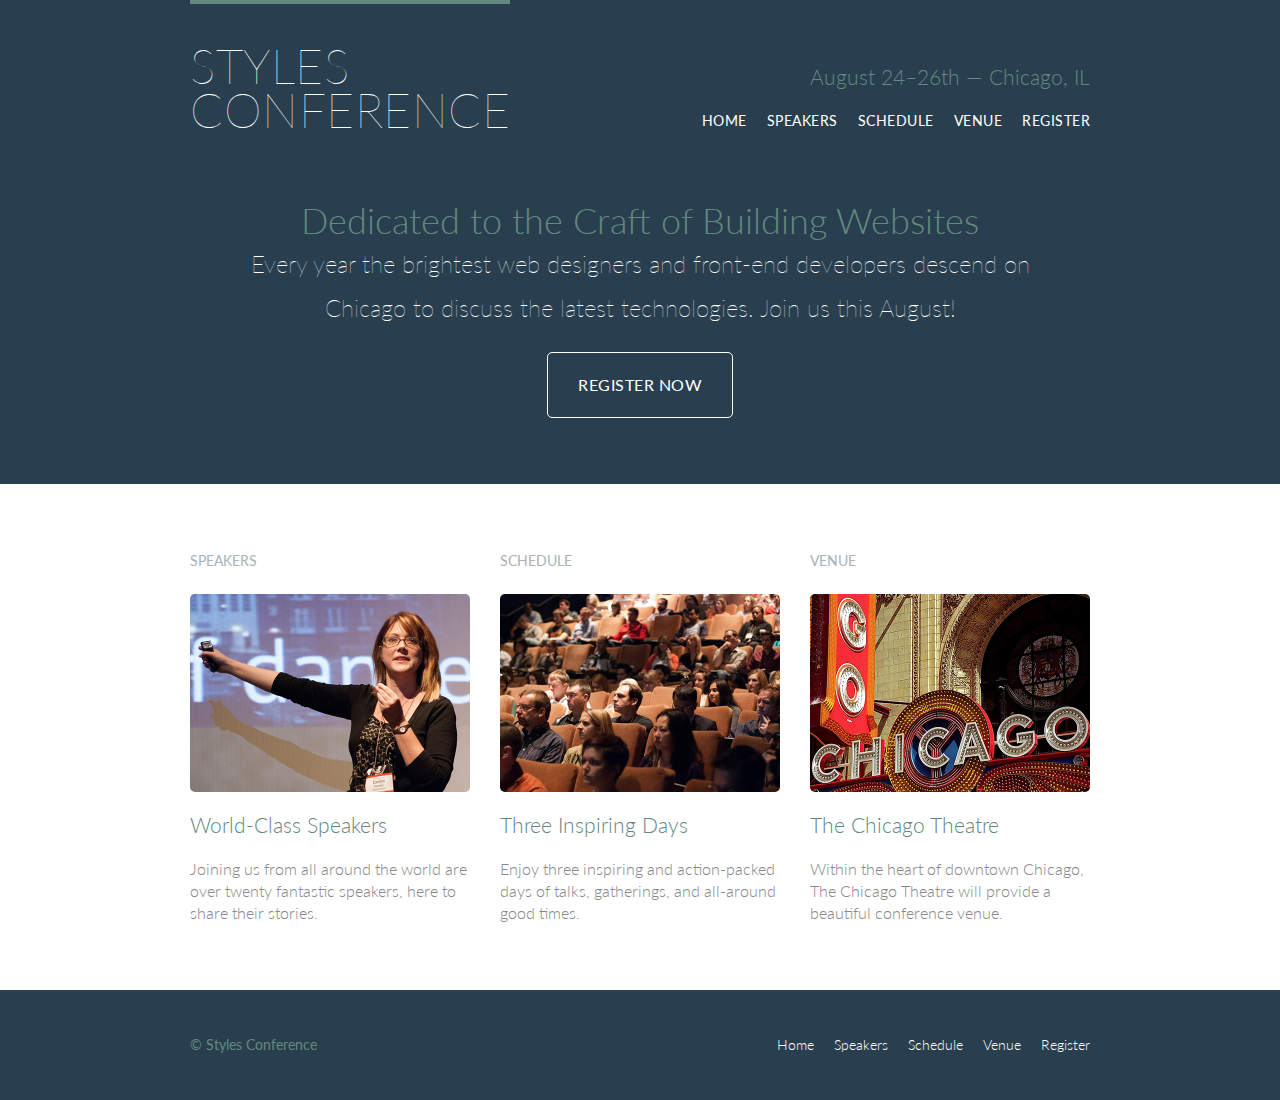
<file: front-end-prep/styles/index.html>
<!DOCTYPE html>
<html lang="en">

  <head>
    <meta charset="utf-8">
    <title>Styles Conference</title>
    <link rel="stylesheet" href="assets/stylesheets/main.css">
    <link rel="stylesheet" href="http://fonts.googleapis.com/css?family=Lato:100,300,400">
  </head>

  <body>

    <!-- Header -->

    <header class="primary-header container group">
      <h1 class="logo">
        <a href="index.html">Styles <br> Conference</a>
      </h1>

      <h3 class="tagline">August 24&ndash;26th &mdash; Chicago, IL</h3>

      <nav class="nav primary-nav">
        <ul>
          <li><a href="index.html">Home</a></li><!--
          --><li><a href="speakers.html">Speakers</a></li><!--
          --><li><a href="schedule.html">Schedule</a></li><!--
          --><li><a href="venue.html">Venue</a></li><!--
          --><li><a href="register.html">Register</a></li>
        </ul>
      </nav>
    </header>

    <!-- Hero -->

    <section class="hero container">

      <h2>Dedicated to the Craft of Building Websites</h2>

      <p>Every year the brightest web designers and front-end developers descend on Chicago to discuss the latest technologies. Join us this August!</p>

      <a class="btn btn-alt" href="register.html">Register Now</a>

    </section>

    <!-- Teasers -->

    <section class="row">
      <div class="grid">

      <!-- Speakers -->
        <section class="teaser col-1-3">
          <h5>Speakers</h5>
          <a href="speakers.html">
            <img src="assets/images/home/speakers.jpg" alt="Professional Speaker">
            <h3>World-Class Speakers</h3>
          </a>
          <p>Joining us from all around the world are over twenty fantastic speakers, here to share their stories.</p>
        </section><!--

          Schedule

        --><section class="teaser col-1-3">
          <h5>Schedule</h5>
          <a href="schedule.html">
            <img src="assets/images/home/schedule.jpg" alt="Three inspiring days of talks">
            <h3>Three Inspiring Days</h3>
          </a>
          <p>Enjoy three inspiring and action-packed days of talks, gatherings, and all-around good times.</p>
        </section><!--

          Venue

        --><section class="teaser col-1-3">
          <h5>Venue</h5>
          <a href="venue.html">
            <img src="assets/images/home/venue.jpg" alt="Conference Venue: The Chicago Theatre">
            <h3>The Chicago Theatre</h3>
          </a>
          <p>Within the heart of downtown Chicago, The Chicago Theatre will provide a beautiful conference venue.</p>
        </section>
      </div>
    </section>

    <!-- Footer -->

    <footer class="primary-footer container group">

      <small>&copy; Styles Conference</small>

      <nav class="nav">
        <ul>
          <li><a href="index.html">Home</a></li><!--
          --><li><a href="speakers.html">Speakers</a></li><!--
          --><li><a href="schedule.html">Schedule</a></li><!--
          --><li><a href="venue.html">Venue</a></li><!--
          --><li><a href="register.html">Register</a></li>
        </ul>
      </nav>

    </footer>

  </body>
</html>
</file>
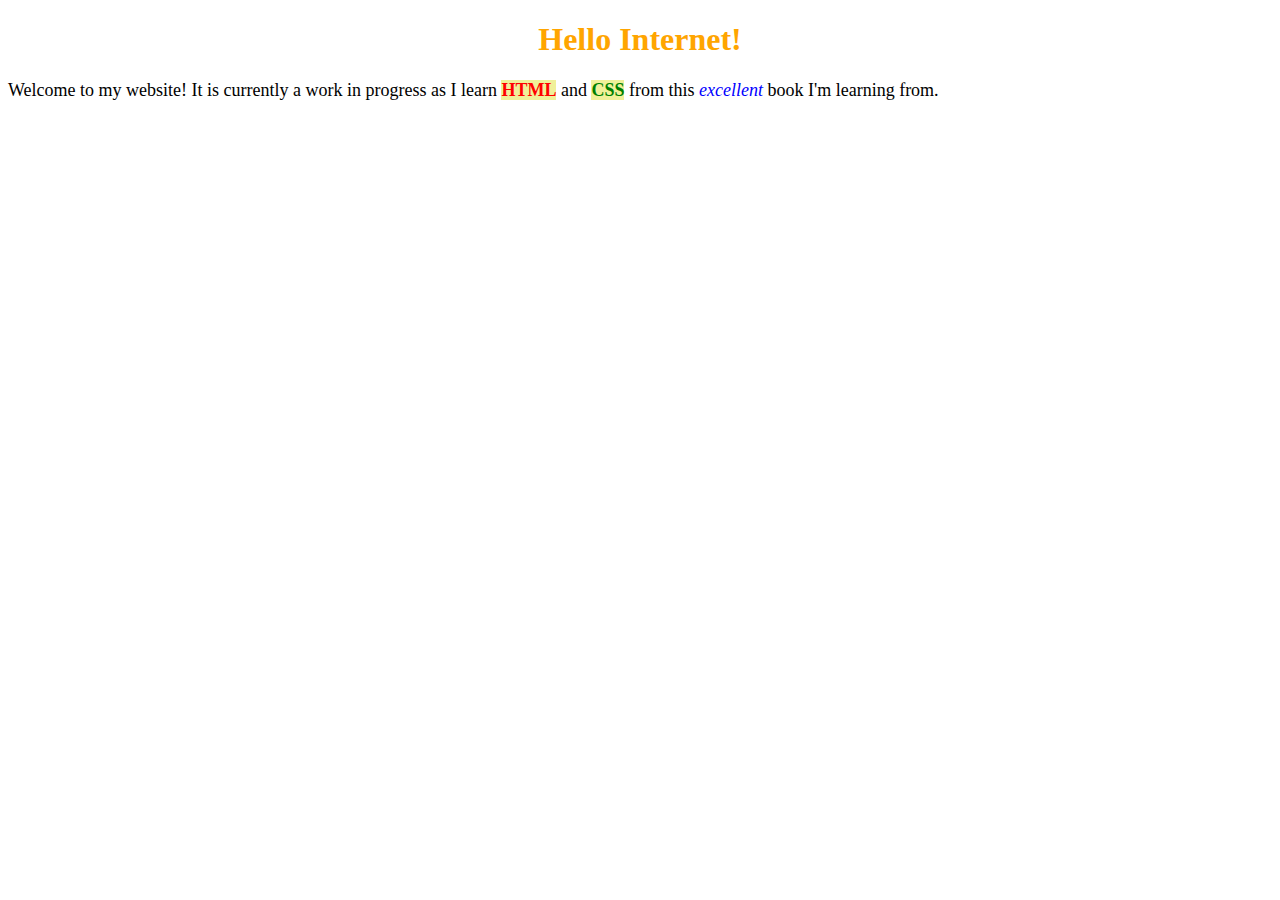
<file: front-end-prep/hello.html>
<!doctype html>
<html>
  <head>
    <title>Welcome!</title>
    <meta charset="utf-8" />

    <style>
    h1 {
      color: orange;
      text-align: center;
    }
    p {
      font-size: 14px;
    }

    p#intro {
      font-size: 18px;
    }

    strong.highlight {
      background-color: #f0f099;
    }
    .red {
      color: red;
    }

    .green {
      color: green;
    }

    .blue {
      color: blue;
    }
    </style>
  </head>

  <body>
    <div>
      <h1>Hello Internet!</h1>
      <p id="intro">
        Welcome to my website! It is currently a <span>work in progress</span>
        as I learn <strong class="highlight red">HTML</strong> and <strong class="highlight green">CSS</strong>
        from this <em class="highlight blue">excellent</em> book I'm learning from.
      </p>
    </div>
  </body>
</html>
</file>
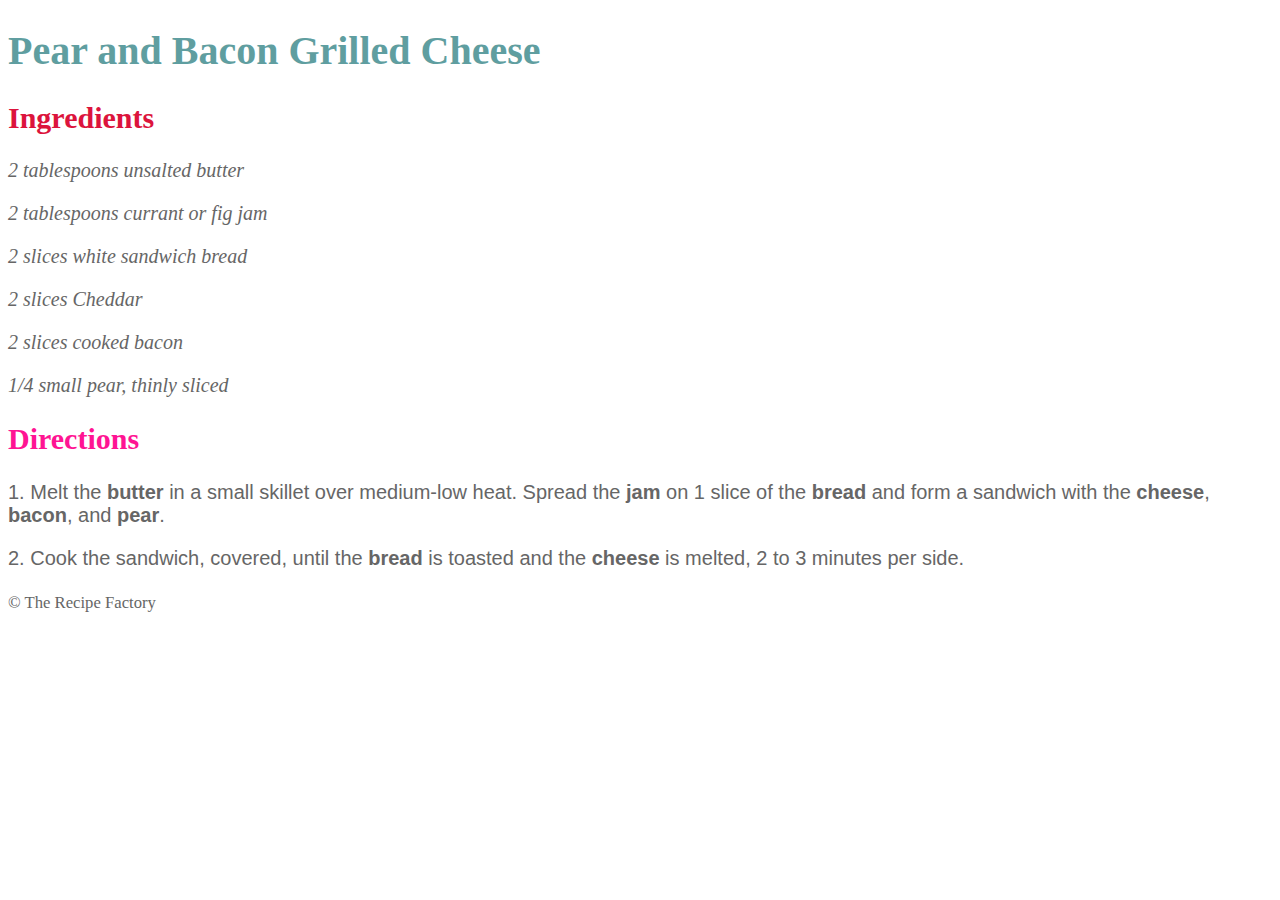
<file: front-end-prep/exercises/recipe.html>
<!DOCTYPE html>
<html lang="en">
  <head>
    <meta charset="utf-8">
    <title>Grilled Cheese Recipes</title>
    <link rel="stylesheet" href="http://fonts.googleapis.com/css?family=Lato:100,300,400">
    <style media="screen">
      body {
        font-size: 20px;
        color: #666666;
      }
      h1 { color: cadetblue; }
      h2 { color: crimson; }

      .italicised { font-style: italic; }
      .directions { color: deeppink; }
      .sans-serif { font-family: sans-serif; }
    </style>
  </head>

  <body>

    <!-- Header -->
    <header>
      <h1>Pear and Bacon Grilled Cheese</h1>
    </header>

    <!-- Main Content -->
    <section id="ingredients">
      <h2>Ingredients</h2>
        <p class="italicised">2 tablespoons unsalted butter</p>
        <p class="italicised">2 tablespoons currant or fig jam</p>
        <p class="italicised">2 slices white sandwich bread</p>
        <p class="italicised">2 slices Cheddar</p>
        <p class="italicised">2 slices cooked bacon</p>
        <p class="italicised">1/4 small pear, thinly sliced</p>
    </section>

    <section id="directions">
      <h2 class="directions">Directions</h2>
      <p class="sans-serif">1. Melt the <strong>butter</strong> in a small skillet over medium-low heat. Spread the <strong>jam</strong> on 1 slice of the <strong>bread</strong> and form a sandwich with the <strong>cheese</strong>, <strong>bacon</strong>, and <strong>pear</strong>.</p>
      <p class="sans-serif">2. Cook the sandwich, covered, until the <strong>bread</strong> is toasted and the <strong>cheese</strong> is melted, 2 to 3 minutes per side.</p>
    </section>

    <!-- Footer -->
    <footer>
      <small>&copy; The Recipe Factory</small>
    </footer>
  </body>
</html>
</file>
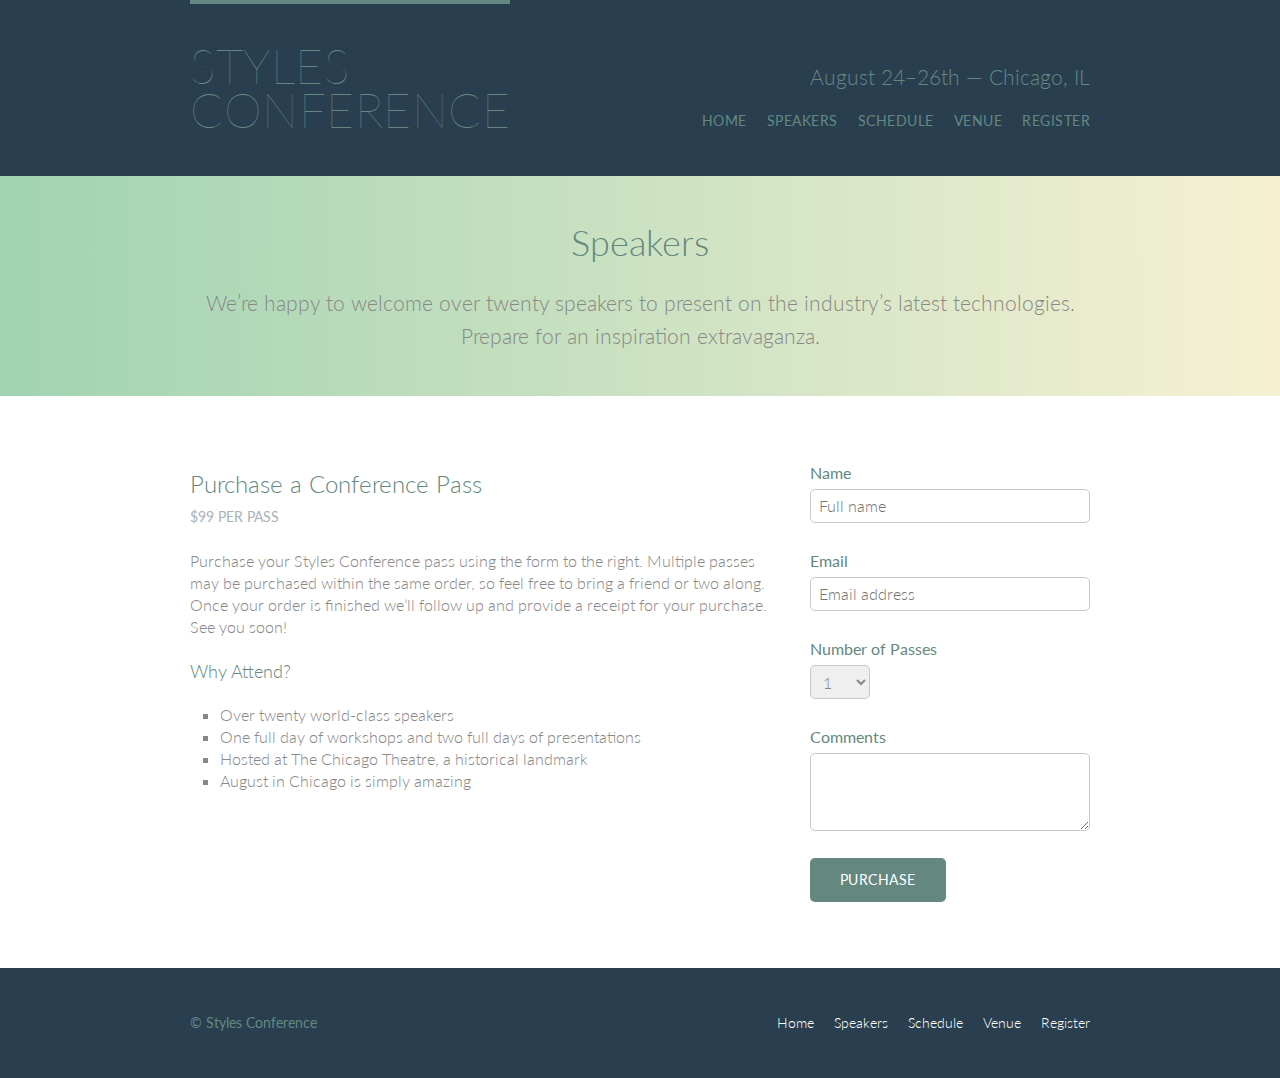
<file: front-end-prep/styles/register.html>
<!DOCTYPE html>
<html lang="en">
  <head>
    <meta charset="utf-8">
    <title>Styles Conference | Register</title>
    <link rel="stylesheet" href="assets/stylesheets/main.css">
    <link rel="stylesheet" href="http://fonts.googleapis.com/css?family=Lato:100,300,400">
  </head>
  <body>
    <!-- Header -->
    <header class="container group">
      <h1 class="logo">
        <a href="index.html">Styles <br> Conference</a>
      </h1>

      <h3 class="tagline">August 24&ndash;26th &mdash; Chicago, IL</h3>

      <nav class="nav primary-nav">
        <ul>
          <li><a href="index.html">Home</a></li><!--
          --><li><a href="speakers.html">Speakers</a></li><!--
          --><li><a href="schedule.html">Schedule</a></li><!--
          --><li><a href="venue.html">Venue</a></li><!--
          --><li><a href="register.html">Register</a></li>
        </ul>
      </nav>
    </header>

    <!-- Lead -->

    <section class="row-alt">
      <div class="lead container">
        <h1>Speakers</h1>
        <p>We&#8217;re happy to welcome over twenty speakers to present on the industry&#8217;s latest technologies. Prepare for an inspiration extravaganza.</p>
      </div>
    </section>

    <!-- Main Content -->

    <section class="row">
      <div class="grid">

        <section class="col-2-3">
          <h2>Purchase a Conference Pass</h2>
          <h5>$99 per Pass</h5>

          <p>Purchase your Styles Conference pass using the form to the right. Multiple passes may be purchased within the same order, so feel free to bring a friend or two along. Once your order is finished we&#8217;ll follow up and provide a receipt for your purchase. See you soon!</p>

          <h4>Why Attend?</h4>

          <ul class="why-attend">
          <li>Over twenty world-class speakers</li>
            <li>One full day of workshops and two full days of presentations</li>
            <li>Hosted at The Chicago Theatre, a historical landmark</li>
            <li>August in Chicago is simply amazing</li>
          </ul>
        </section><!--

        --><form class="col-1-3" action="#" method="post">
          <fieldset class="register-group">
            <label>
              Name
              <input type="text" name="name" placeholder="Full name" required>
            </label>

            <label>
              Email
              <input type="email" name="email" placeholder="Email address" required>
            </label>

            <label>
              Number of Passes
              <select name="quantity" required>
                <option value="1" selected>1</option>
                <option value="2">2</option>
                <option value="3">3</option>
                <option value="4">4</option>
                <option value="5">5</option>
              </select>
            </label>

            <label>
              Comments
              <textarea name="comments"></textarea>
            </label>
          </fieldset>
          <input class="btn btn-default" type="submit" name="submit" value="Purchase">
        </form>

      </div>
    </section>

    <!-- footer -->
    <footer class="primary-footer container group">

      <small>&copy; Styles Conference</small>

      <nav class="nav">
        <ul>
          <li><a href="index.html">Home</a></li><!--
          --><li><a href="speakers.html">Speakers</a></li><!--
          --><li><a href="schedule.html">Schedule</a></li><!--
          --><li><a href="venue.html">Venue</a></li><!--
          --><li><a href="register.html">Register</a></li>
        </ul>
      </nav>

    </footer>
  </body>
</html>
</file>
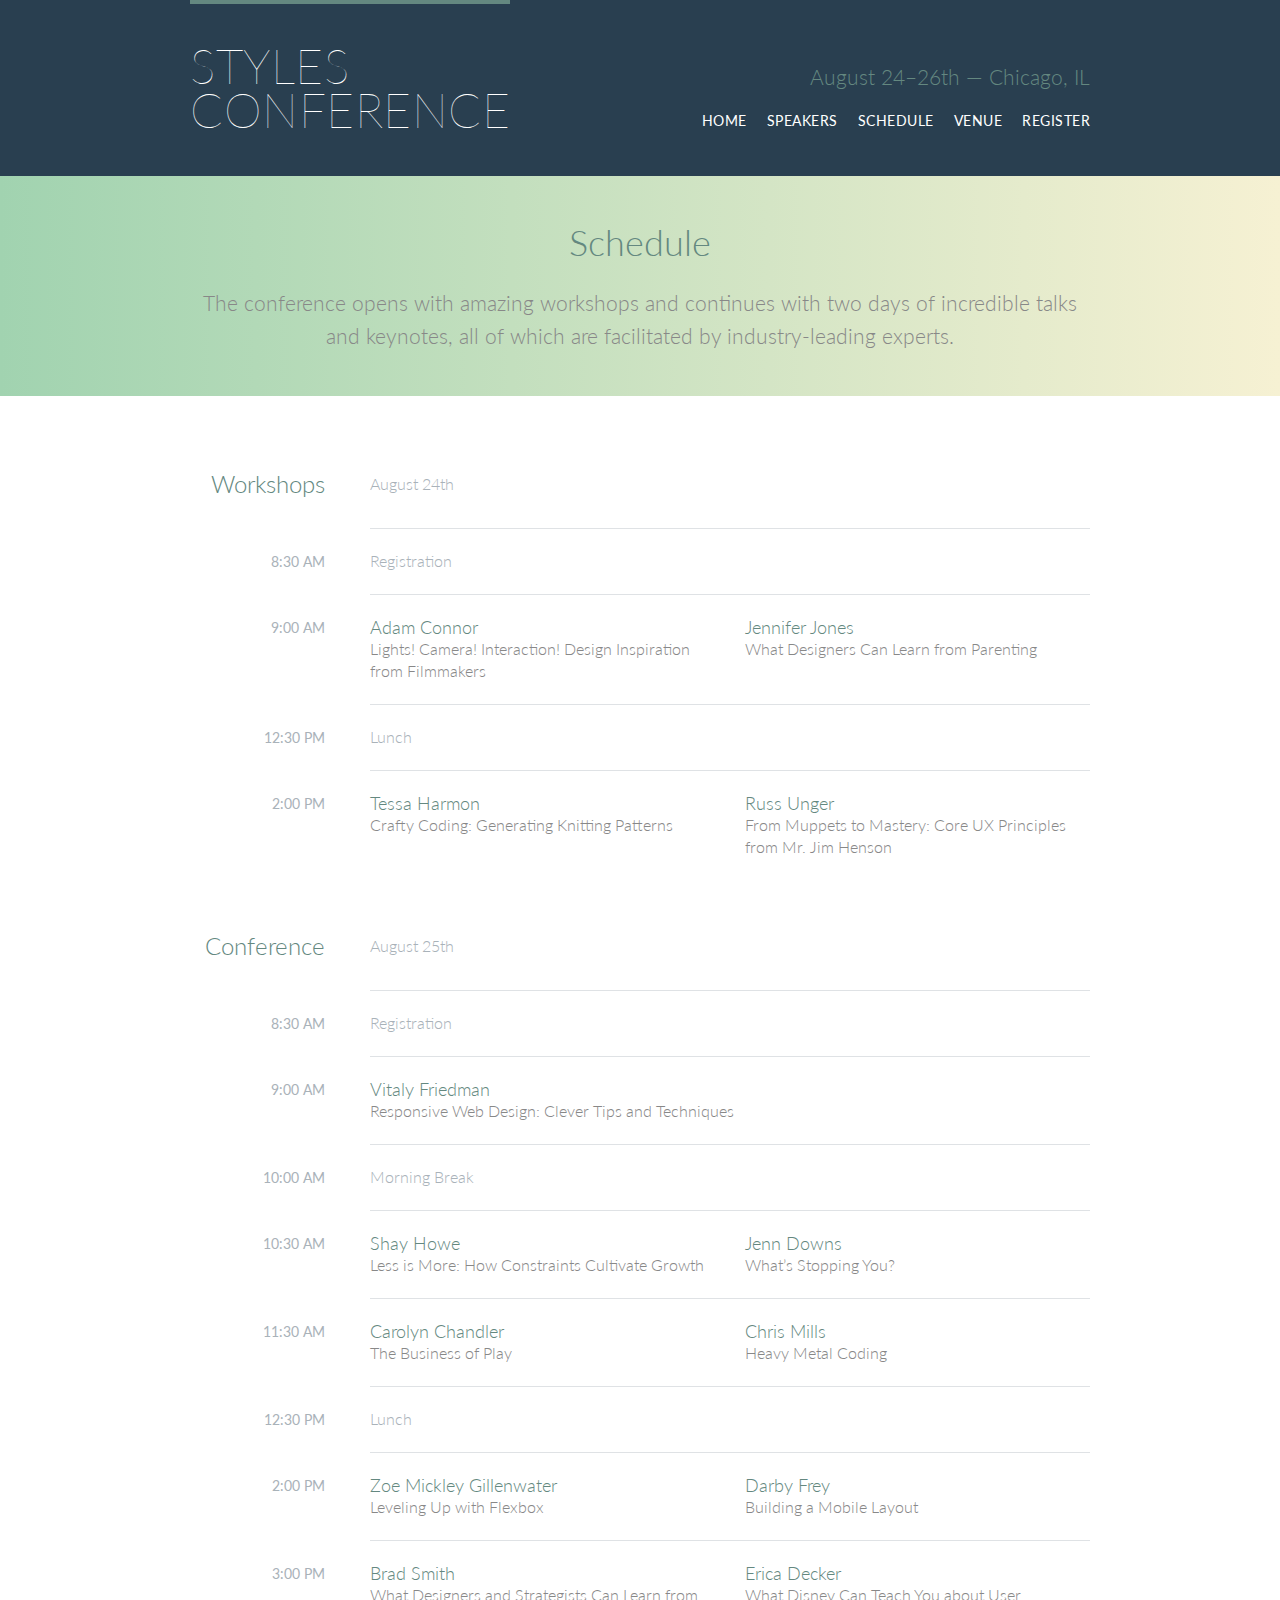
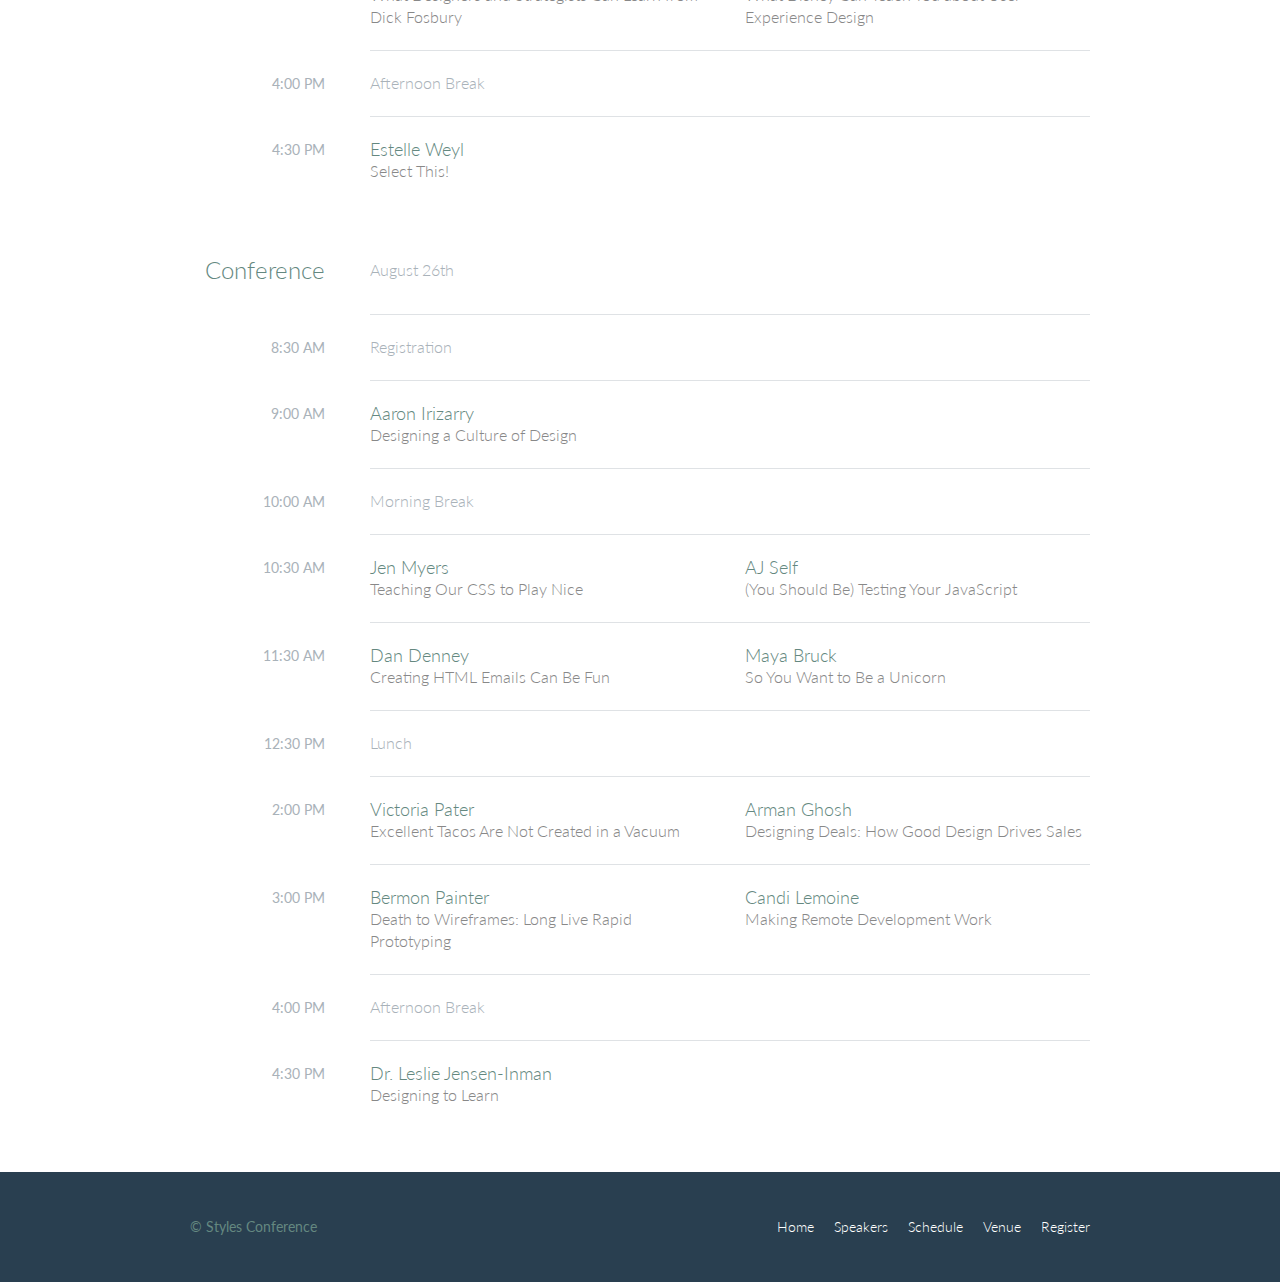
<file: front-end-prep/styles/schedule.html>
<!DOCTYPE html>
<html lang="en">

  <head>
    <meta charset="utf-8">
    <title>Schedule - Styles Conference</title>
    <link rel="stylesheet" href="assets/stylesheets/main.css">
    <link rel="stylesheet" href="http://fonts.googleapis.com/css?family=Lato:100,300,400">
  </head>

  <body>

    <!-- Header -->

    <header class="primary-header container group">

      <h1 class="logo">
        <a href="index.html">Styles <br> Conference</a>
      </h1>

      <h3 class="tagline">August 24&ndash;26th &mdash; Chicago, IL</h3>

      <nav class="nav primary-nav">
        <ul>
          <li><a href="index.html">Home</a></li><!--
          --><li><a href="speakers.html">Speakers</a></li><!--
          --><li><a href="schedule.html">Schedule</a></li><!--
          --><li><a href="venue.html">Venue</a></li><!--
          --><li><a href="register.html">Register</a></li>
        </ul>
      </nav>

    </header>

    <!-- Lead -->

    <section class="row-alt">
      <div class="lead container">

        <h1>Schedule</h1>

        <p>The conference opens with amazing workshops and continues with two days of incredible talks and keynotes, all of which are facilitated by industry-leading experts.</p>

      </div>
    </section>

    <!-- Main content -->

    <section class="row">
      <div class="container">

        <!-- Workshops -->

        <table>
          <thead>
            <tr>
              <th scope="row">
                Workshops
              </th>
              <td class="schedule-offset" colspan="2">
                August 24th
              </td>
            </tr>
          </thead>
          <tbody>
            <tr>
              <th scope="row">
                <time datetime="08:30:00">8:30 AM</time>
              </th>
              <td class="schedule-offset" colspan="2">
                Registration
              </td>
            </tr>
            <tr>
              <th scope="row">
                <time datetime="09:00:00">9:00 AM</time>
              </th>
              <td>
                <a href="speakers.html#adam-connor">
                  <h4>Adam Connor</h4>
                  Lights! Camera! Interaction! Design Inspiration from Filmmakers
                </a>
              </td>
              <td>
                <a href="speakers.html#jennifer-jones">
                  <h4>Jennifer Jones</h4>
                  What Designers Can Learn from Parenting
                </a>
              </td>
            </tr>
            <tr>
              <th scope="row">
                <time datetime="12:30:00">12:30 PM</time>
              </th>
              <td class="schedule-offset" colspan="2">
                Lunch
              </td>
            </tr>
            <tr>
              <th scope="row">
                <time datetime="14:00">2:00 PM</time>
              </th>
              <td>
                <a href="speakers.html#tessa-harmon">
                  <h4>Tessa Harmon</h4>
                  Crafty Coding: Generating Knitting Patterns
                </a>
              </td>
              <td>
                <a href="speakers.html#russ-unger">
                  <h4>Russ Unger</h4>
                  From Muppets to Mastery: Core UX Principles from Mr. Jim Henson
                </a>
              </td>
            </tr>
          </tbody>
        </table>

        <!-- Conference -->

        <table>
          <thead>
            <tr>
              <th scope="row">
                Conference
              </th>
              <td class="schedule-offset" colspan="2">
                August 25th
              </td>
            </tr>
          </thead>
          <tbody>
            <tr>
              <th scope="row">
                <time datetime="08:30:00">8:30 AM</time>
              </th>
              <td class="schedule-offset" colspan="2">
                Registration
              </td>
            </tr>
            <tr>
              <th scope="row">
                <time datetime="09:00:00">9:00 AM</time>
              </th>
              <td colspan="2">
                <a href="speakers.html#vitaly-friedman">
                  <h4>Vitaly Friedman</h4>
                  Responsive Web Design: Clever Tips and Techniques
                </a>
              </td>
            </tr>
            <tr>
              <th scope="row">
                <time datetime="10:00:00">10:00 AM</time>
              </th>
              <td class="schedule-offset" colspan="2">
                Morning Break
              </td>
            </tr>
            <tr>
              <th scope="row">
                <time datetime="10:30:00">10:30 AM</time>
              </th>
              <td>
                <a href="speakers.html#shay-howe">
                  <h4>Shay Howe</h4>
                  Less is More: How Constraints Cultivate Growth
                </a>
              </td>
              <td>
                <a href="speakers.html#jenn-downs">
                  <h4>Jenn Downs</h4>
                  What&#8217;s Stopping You?
                </a>
              </td>
            </tr>
            <tr>
              <th scope="row">
                <time datetime="11:30:00">11:30 AM</time>
              </th>
              <td>
                <a href="speakers.html#carolyn-chandler">
                  <h4>Carolyn Chandler</h4>
                  The Business of Play
                </a>
              </td>
              <td>
                <a href="speakers.html#chris-mills">
                  <h4>Chris Mills</h4>
                  Heavy Metal Coding
                </a>
              </td>
            </tr>
            <tr>
              <th scope="row">
                <time datetime="12:30:00">12:30 PM</time>
              </th>
              <td class="schedule-offset" colspan="2">
                Lunch
              </td>
            </tr>
            <tr>
              <th scope="row">
                <time datetime="14:00">2:00 PM</time>
              </th>
              <td>
                <a href="speakers.html#zoe-mickley-gillenwater">
                  <h4>Zoe Mickley Gillenwater</h4>
                  Leveling Up with Flexbox
                </a>
              </td>
              <td>
                <a href="speakers.html#darby-frey">
                  <h4>Darby Frey</h4>
                  Building a Mobile Layout
                </a>
              </td>
            </tr>
            <tr>
              <th scope="row">
                <time datetime="15:00:00">3:00 PM</time>
              </th>
              <td>
                <a href="speakers.html#brad-smith">
                  <h4>Brad Smith</h4>
                  What Designers and Strategists Can Learn from Dick Fosbury
                </a>
              </td>
              <td>
                <a href="speakers.html#erica-decker">
                  <h4>Erica Decker</h4>
                  What Disney Can Teach You about User Experience Design
                </a>
              </td>
            </tr>
            <tr>
              <th scope="row">
                <time datetime="16:00:00">4:00 PM</time>
              </th>
              <td class="schedule-offset" colspan="2">
                Afternoon Break
              </td>
            </tr>
            <tr>
              <th scope="row">
                <time datetime="16:30:00">4:30 PM</time>
              </th>
              <td colspan="2">
                <a href="speakers.html#estelle-weyl">
                  <h4>Estelle Weyl</h4>
                  Select This!
                </a>
              </td>
            </tr>
          </tbody>
        </table>

        <!-- Conference -->

        <table>
          <thead>
            <tr>
              <th scope="row">
                Conference
              </th>
              <td class="schedule-offset" colspan="2">
                August 26th
              </td>
            </tr>
          </thead>
          <tbody>
            <tr>
              <th scope="row">
                <time datetime="08:30:00">8:30 AM</time>
              </th>
              <td class="schedule-offset" colspan="2">
                Registration
              </td>
            </tr>
            <tr>
              <th scope="row">
                <time datetime="09:00:00">9:00 AM</time>
              </th>
              <td colspan="2">
                <a href="speakers.html#aaron-irizarry">
                  <h4>Aaron Irizarry</h4>
                  Designing a Culture of Design
                </a>
              </td>
            </tr>
            <tr>
              <th scope="row">
                <time datetime="10:00:00">10:00 AM</time>
              </th>
              <td class="schedule-offset" colspan="2">
                Morning Break
              </td>
            </tr>
            <tr>
              <th scope="row">
                <time datetime="10:30:00">10:30 AM</time>
              </th>
              <td>
                <a href="speakers.html#jen-myers">
                  <h4>Jen Myers</h4>
                  Teaching Our CSS to Play Nice
                </a>
              </td>
              <td>
                <a href="speakers.html#aj-self">
                  <h4>AJ Self</h4>
                  (You Should Be) Testing Your JavaScript
                </a>
              </td>
            </tr>
            <tr>
              <th scope="row">
                <time datetime="11:30:00">11:30 AM</time>
              </th>
              <td>
                <a href="speakers.html#dan-denney">
                  <h4>Dan Denney</h4>
                  Creating HTML Emails Can Be Fun
                </a>
              </td>
              <td>
                <a href="speakers.html#maya-bruck">
                  <h4>Maya Bruck</h4>
                  So You Want to Be a Unicorn
                </a>
              </td>
            </tr>
            <tr>
              <th scope="row">
                <time datetime="12:30:00">12:30 PM</time>
              </th>
              <td class="schedule-offset" colspan="2">
                Lunch
              </td>
            </tr>
            <tr>
              <th scope="row">
                <time datetime="14:00">2:00 PM</time>
              </th>
              <td>
                <a href="speakers.html#victoria-pater">
                  <h4>Victoria Pater</h4>
                  Excellent Tacos Are Not Created in a Vacuum
                </a>
              </td>
              <td>
                <a href="speakers.html#arman-ghosh">
                  <h4>Arman Ghosh</h4>
                  Designing Deals: How Good Design Drives Sales
                </a>
              </td>
            </tr>
            <tr>
              <th scope="row">
                <time datetime="15:00:00">3:00 PM</time>
              </th>
              <td>
                <a href="speakers.html#bermon-painter">
                  <h4>Bermon Painter</h4>
                  Death to Wireframes: Long Live Rapid Prototyping
                </a>
              </td>
              <td>
                <a href="speakers.html#candi-lemoine">
                  <h4>Candi Lemoine</h4>
                  Making Remote Development Work
                </a>
              </td>
            </tr>
            <tr>
              <th scope="row">
                <time datetime="16:00:00">4:00 PM</time>
              </th>
              <td class="schedule-offset" colspan="2">
                Afternoon Break
              </td>
            </tr>
            <tr>
              <th scope="row">
                <time datetime="16:30:00">4:30 PM</time>
              </th>
              <td colspan="2">
                <a href="speakers.html#leslie-jensen-inman">
                  <h4>Dr. Leslie Jensen-Inman</h4>
                  Designing to Learn
                </a>
              </td>
            </tr>
          </tbody>
        </table>

      </div>
    </section>

    <!-- Footer -->

    <footer class="primary-footer container group">

      <small>&copy; Styles Conference</small>

      <nav class="nav">
        <ul>
          <li><a href="index.html">Home</a></li><!--
          --><li><a href="speakers.html">Speakers</a></li><!--
          --><li><a href="schedule.html">Schedule</a></li><!--
          --><li><a href="venue.html">Venue</a></li><!--
          --><li><a href="register.html">Register</a></li>
        </ul>
      </nav>

    </footer>

  </body>
</html>
</file>
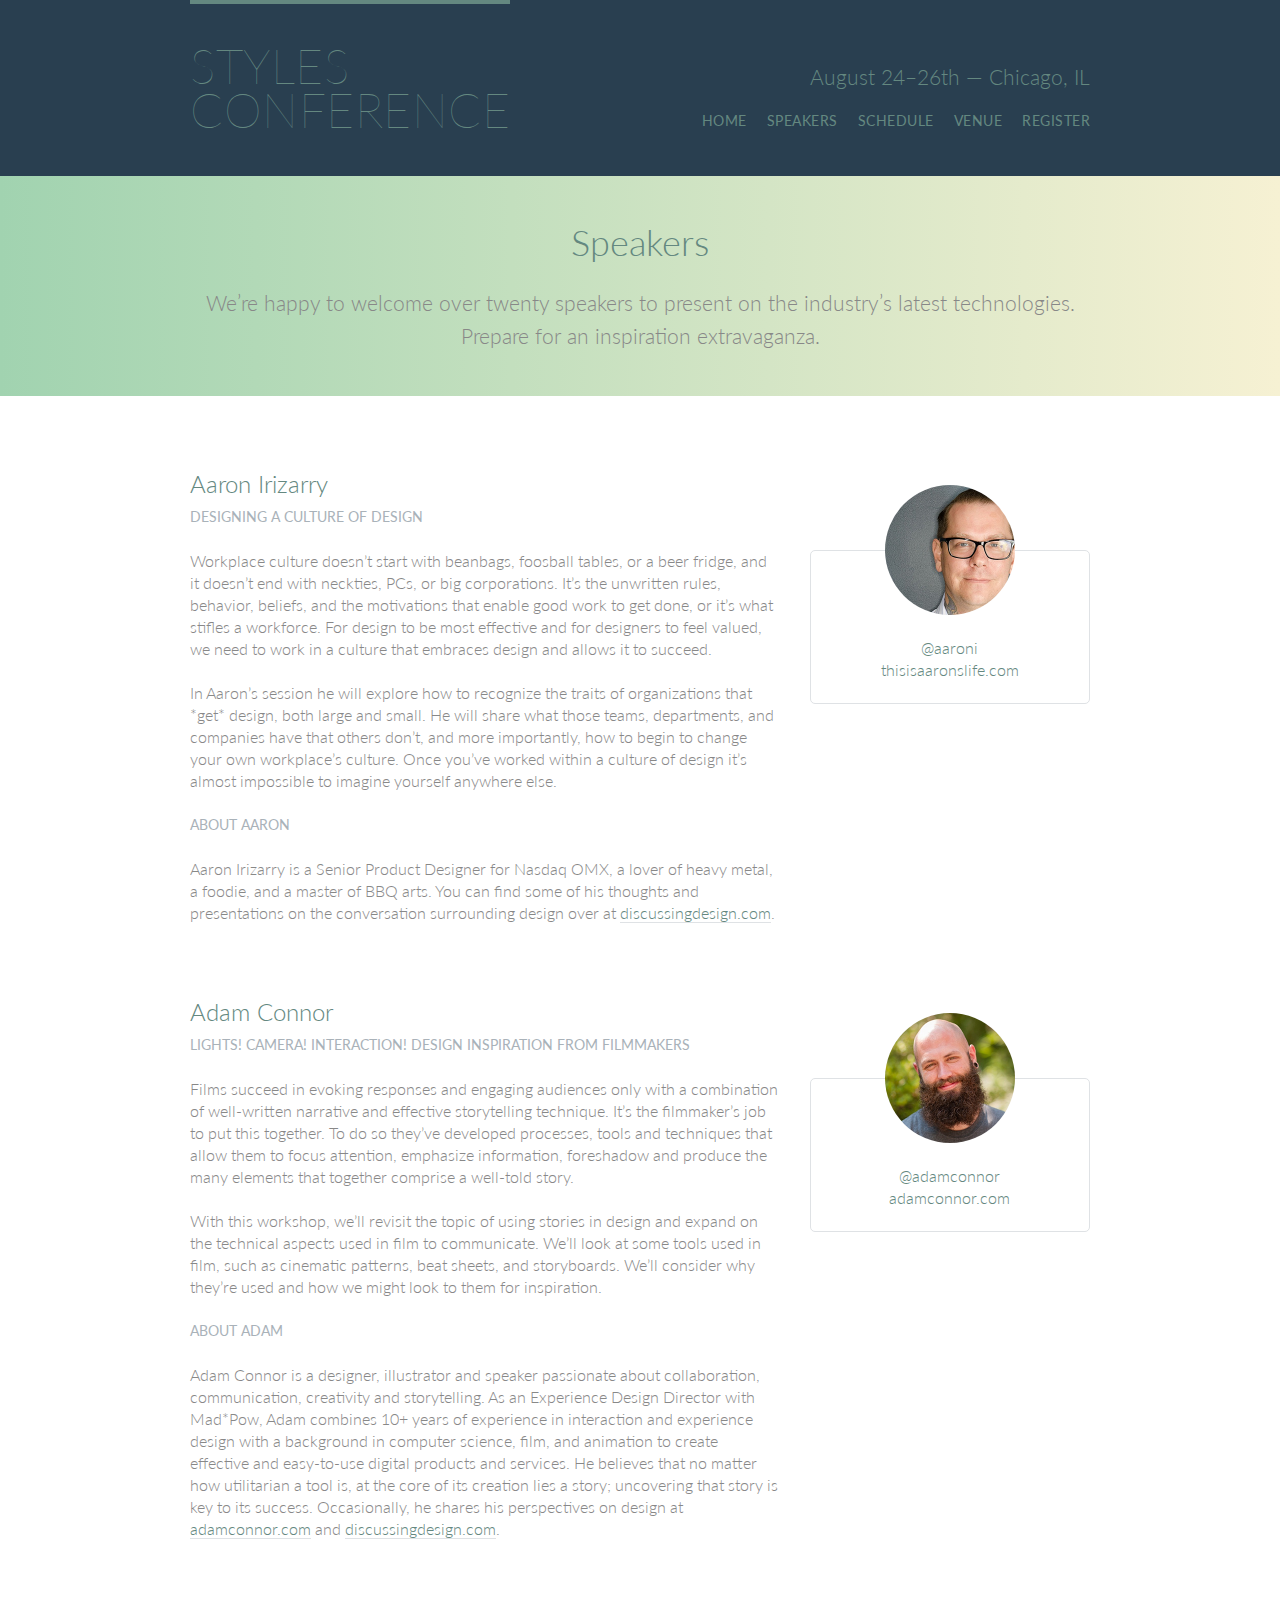
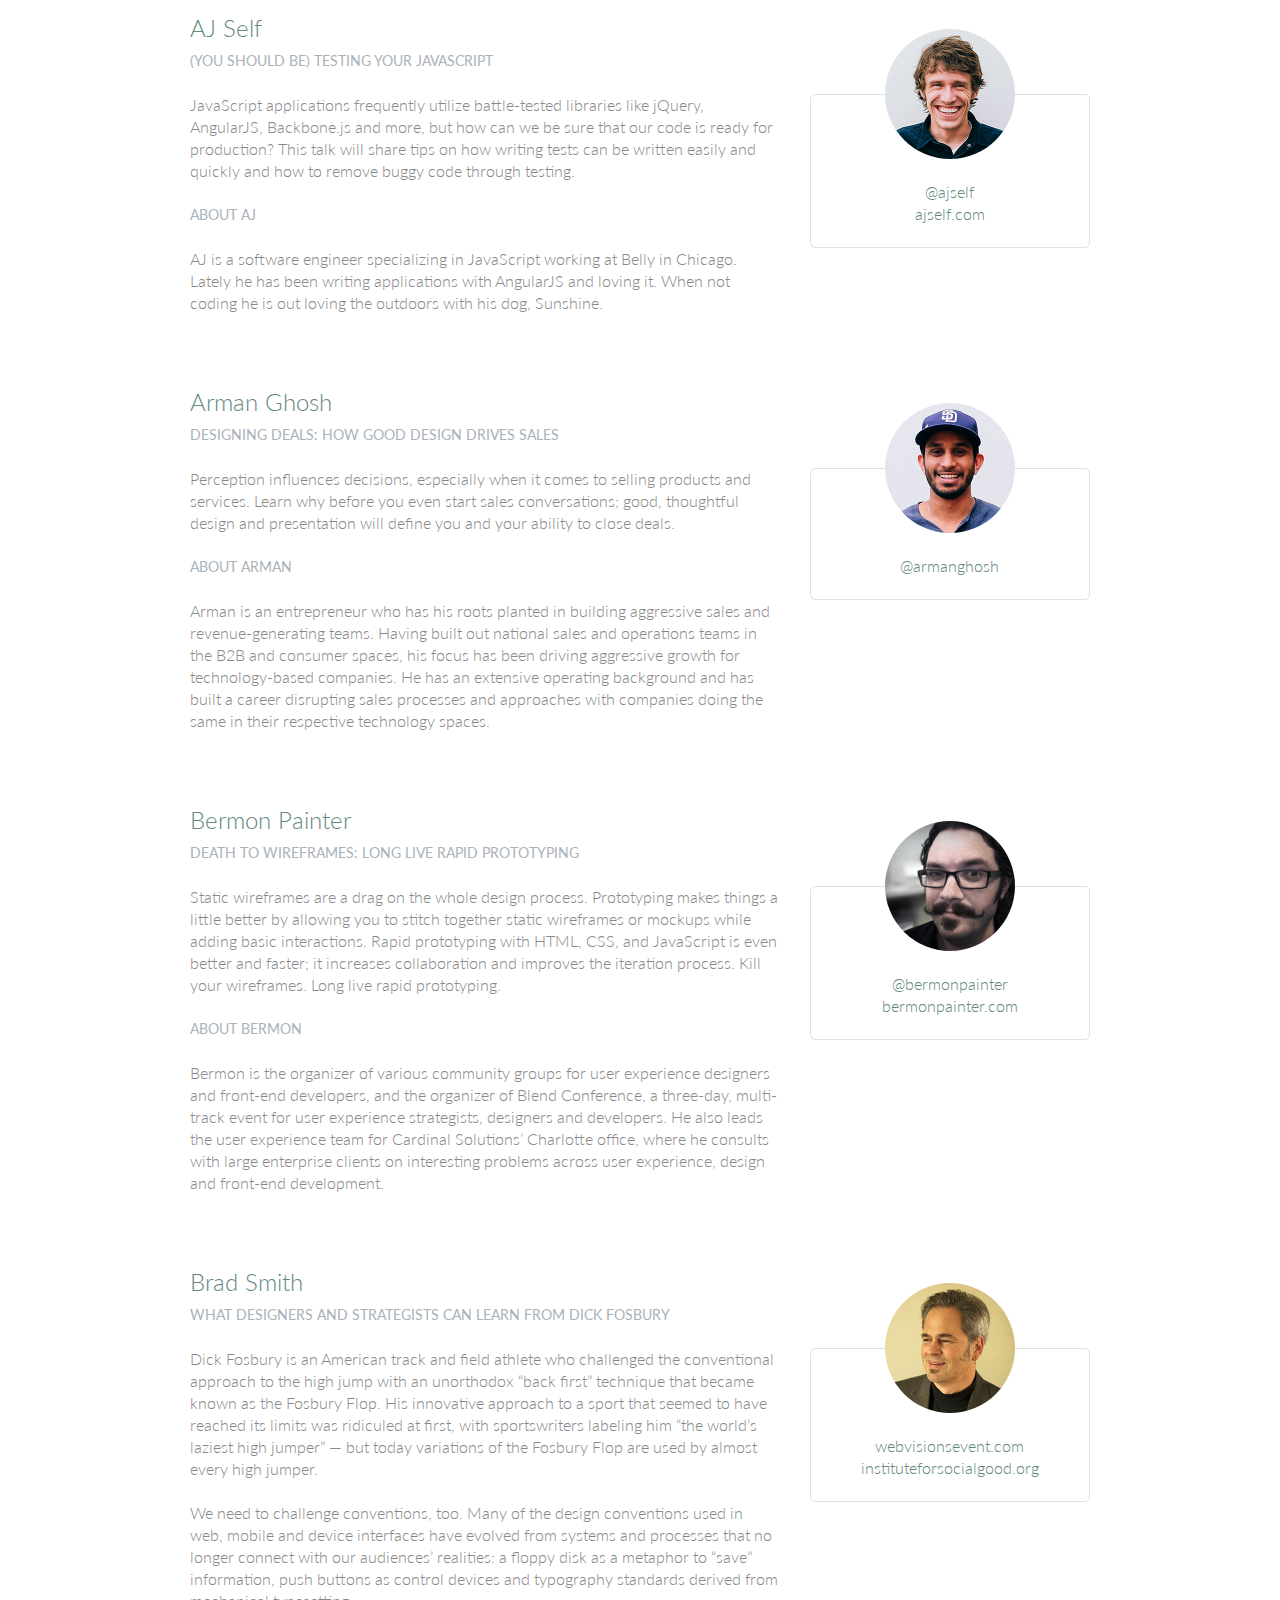
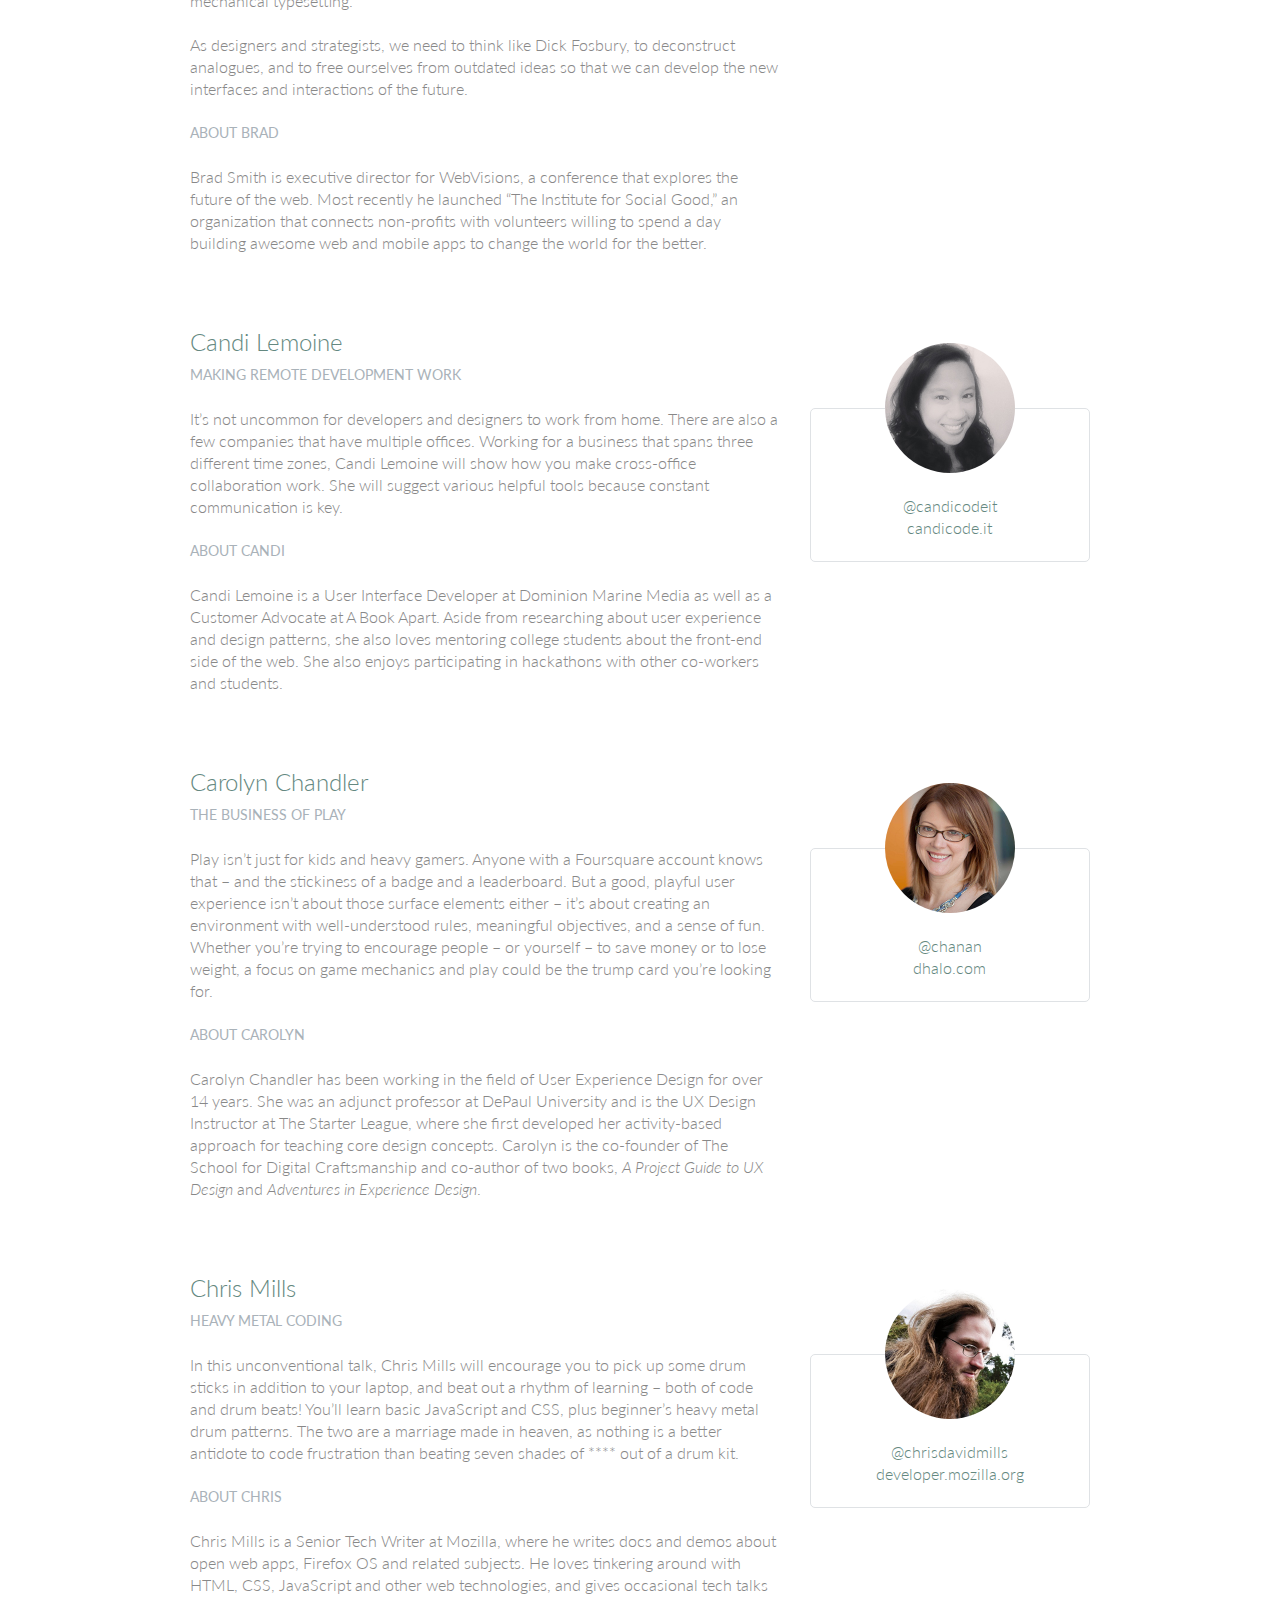
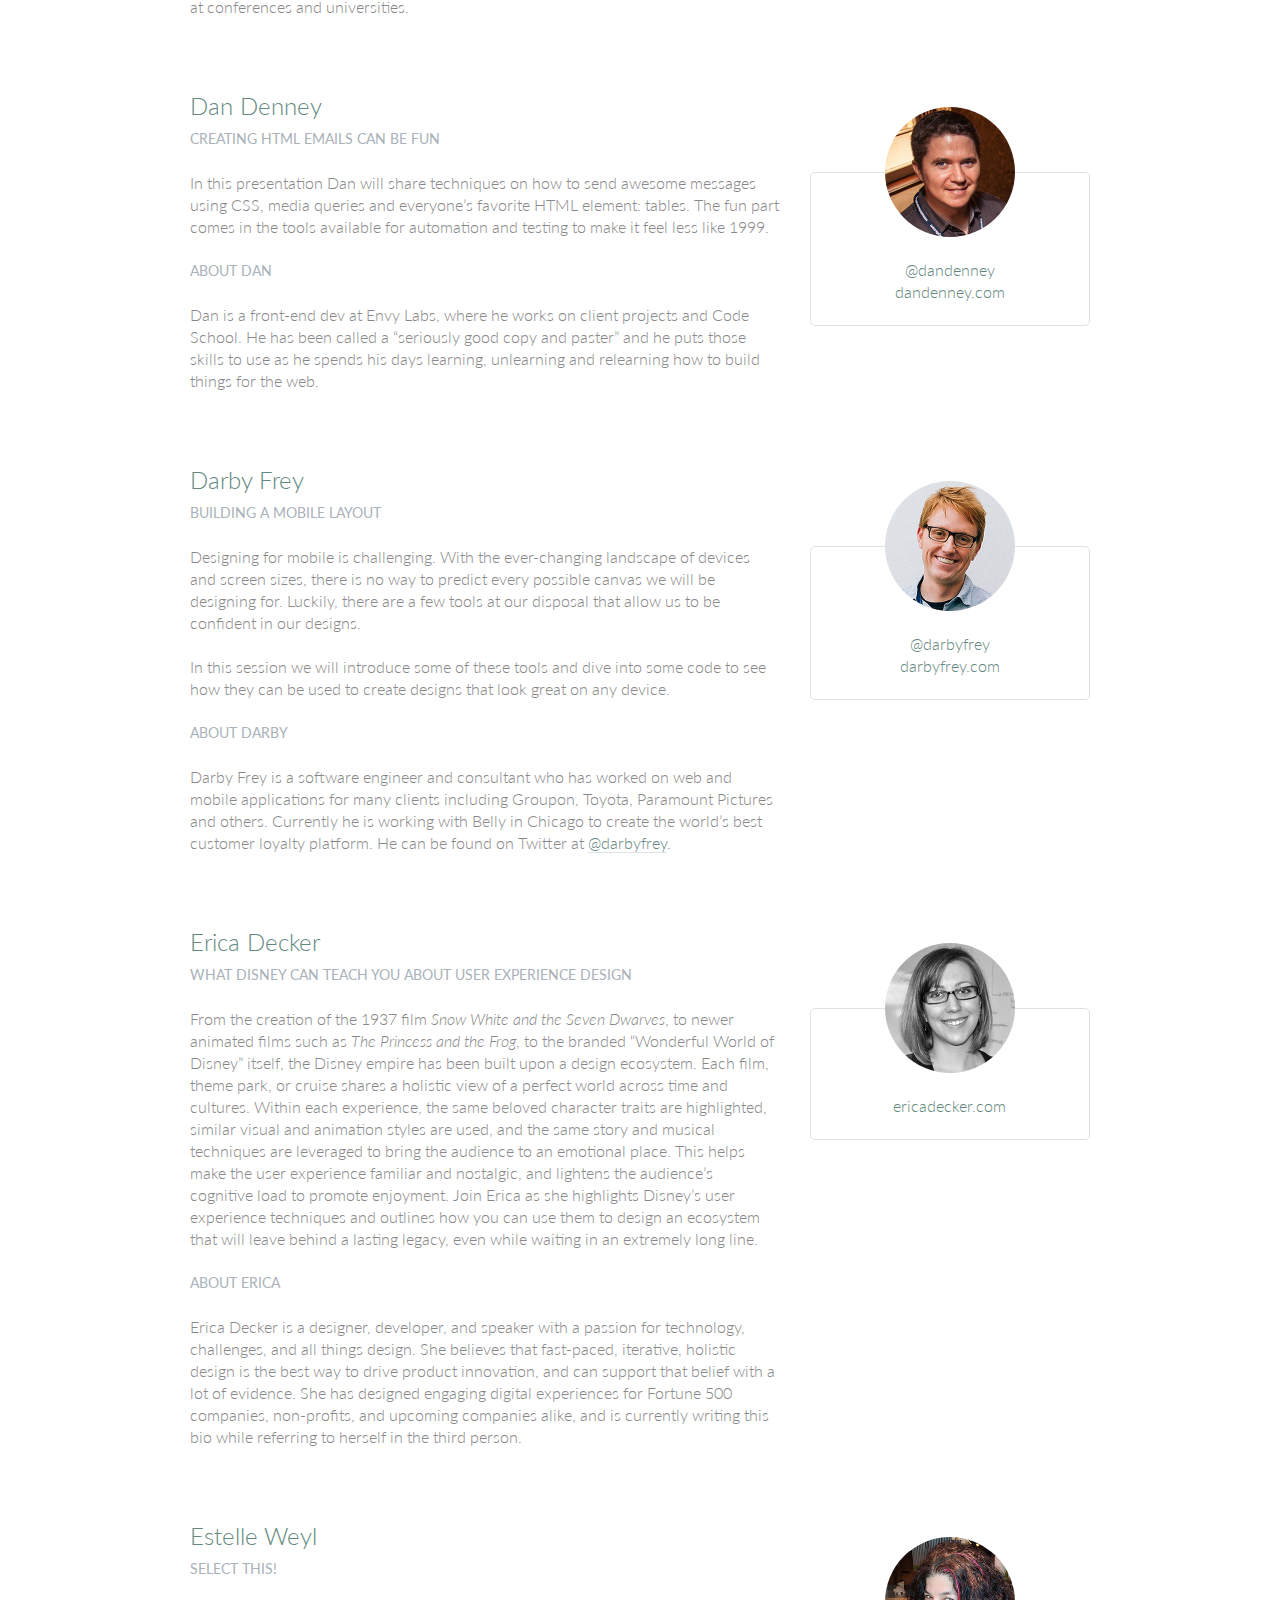
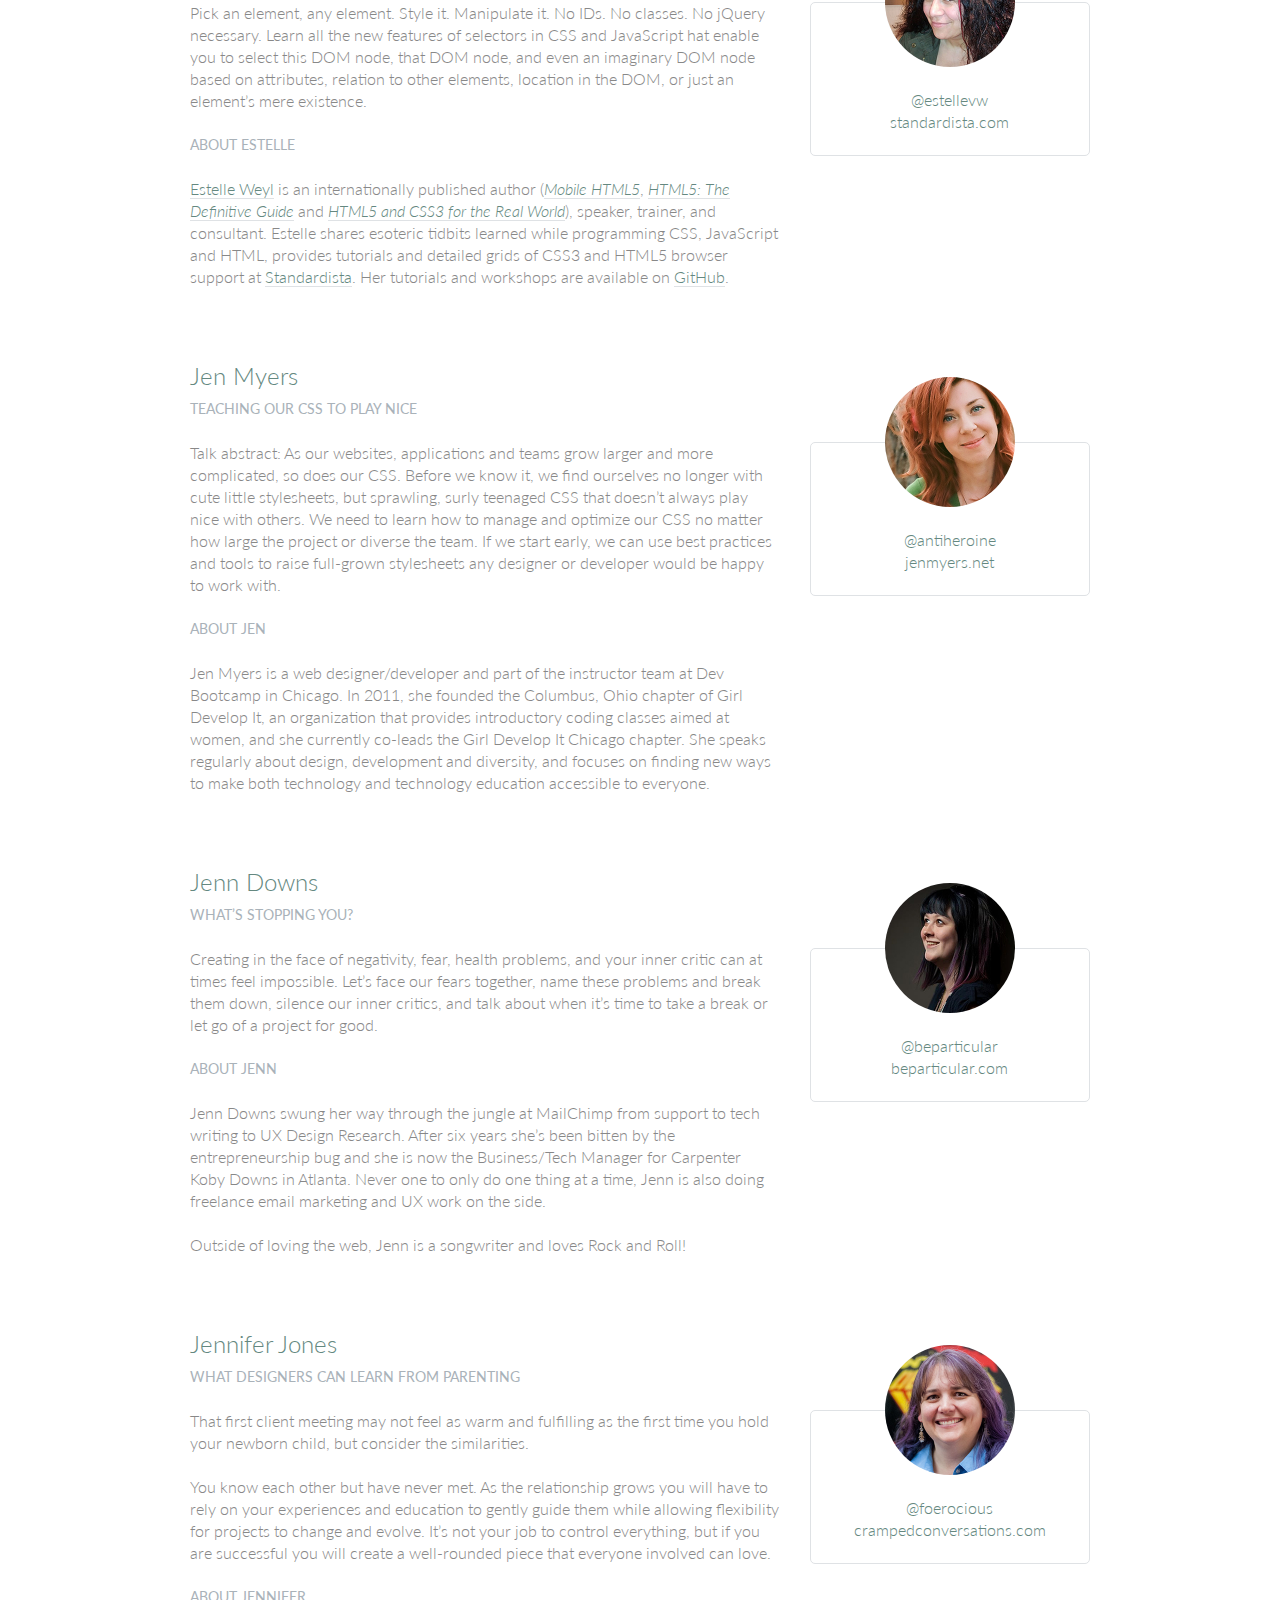
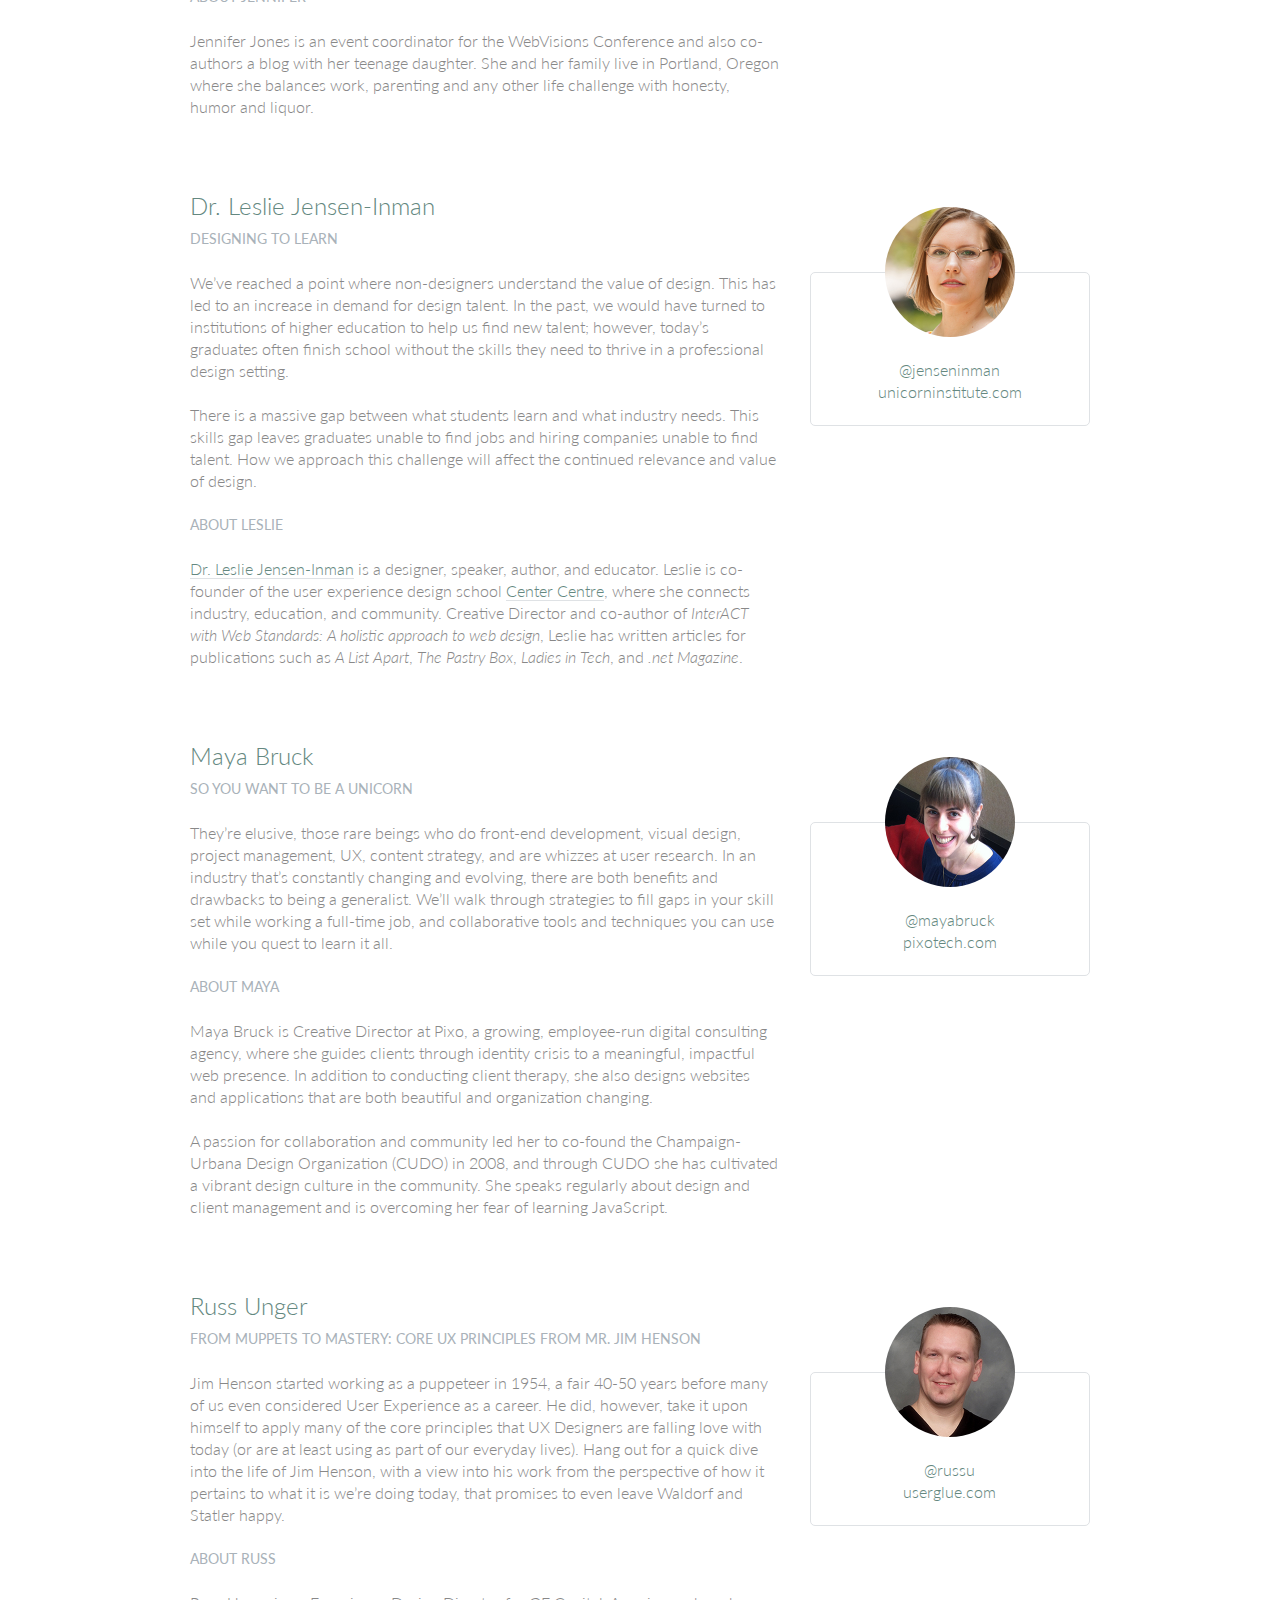
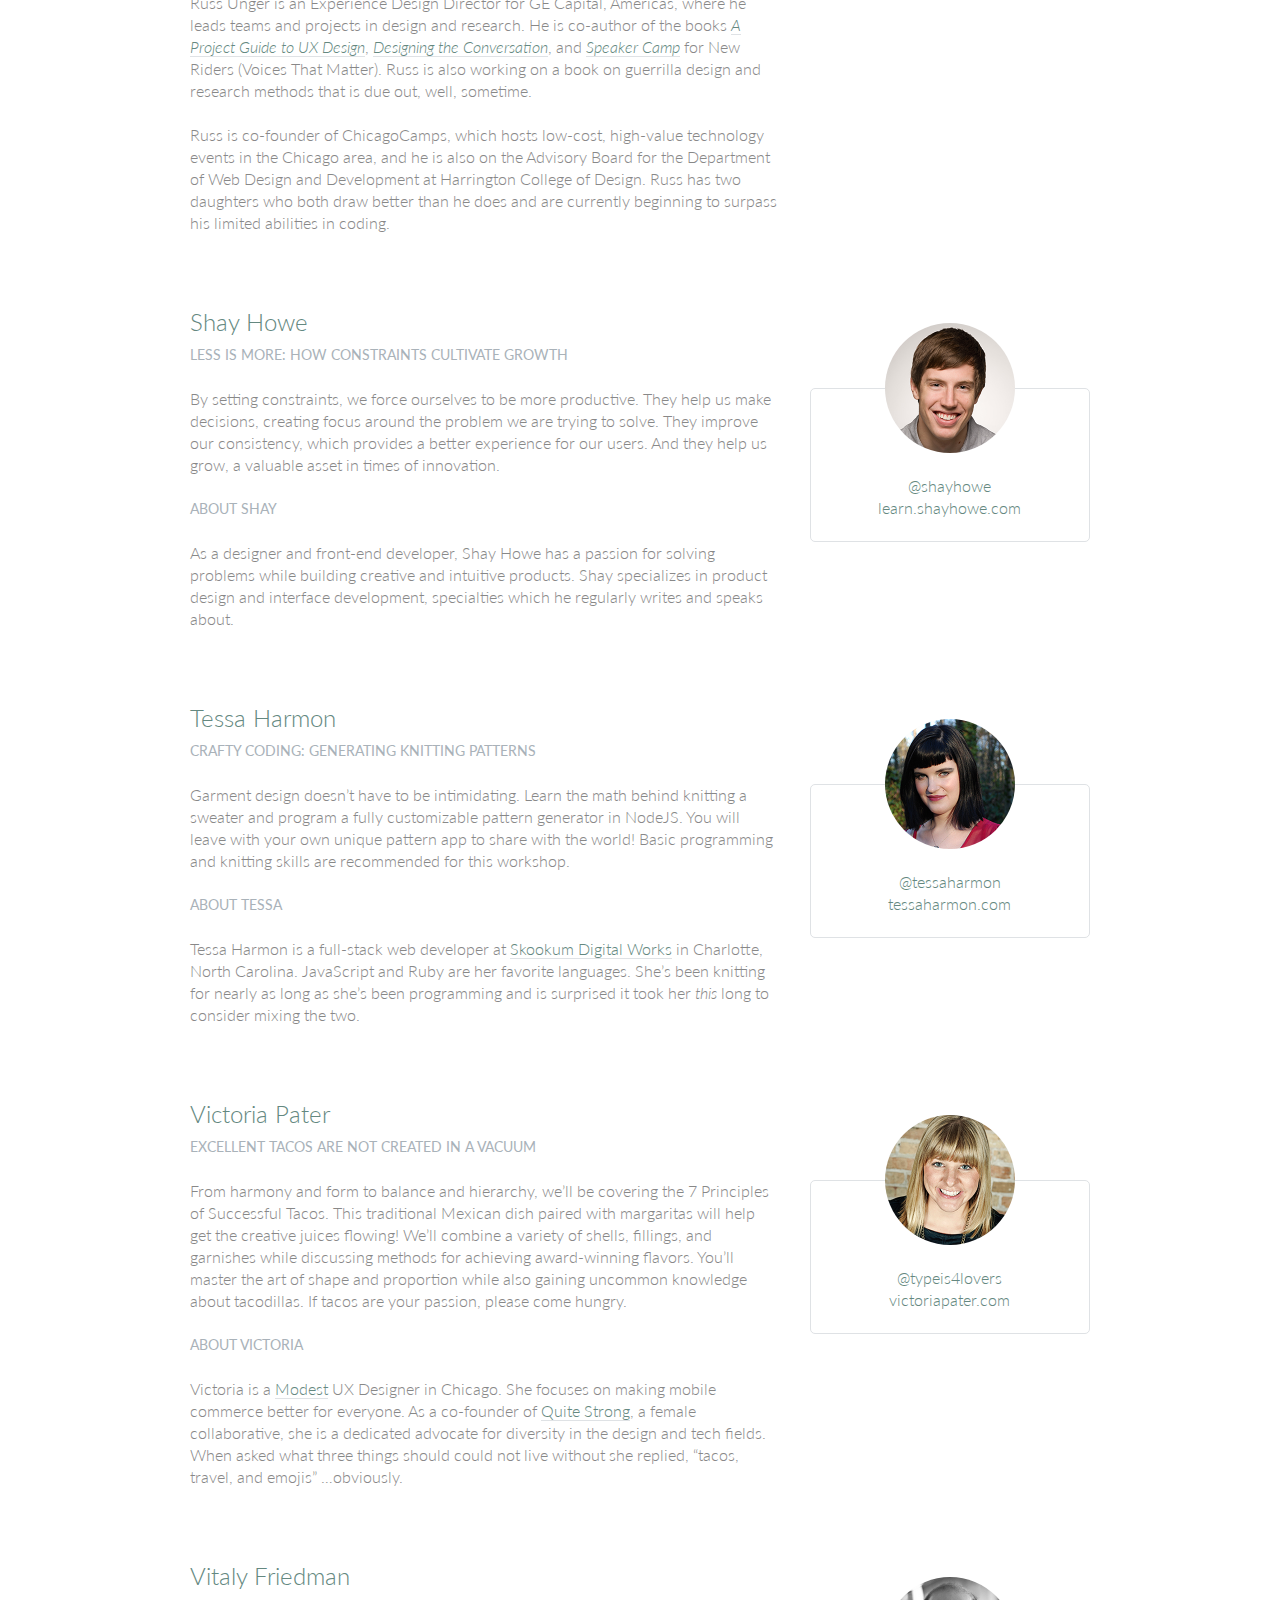
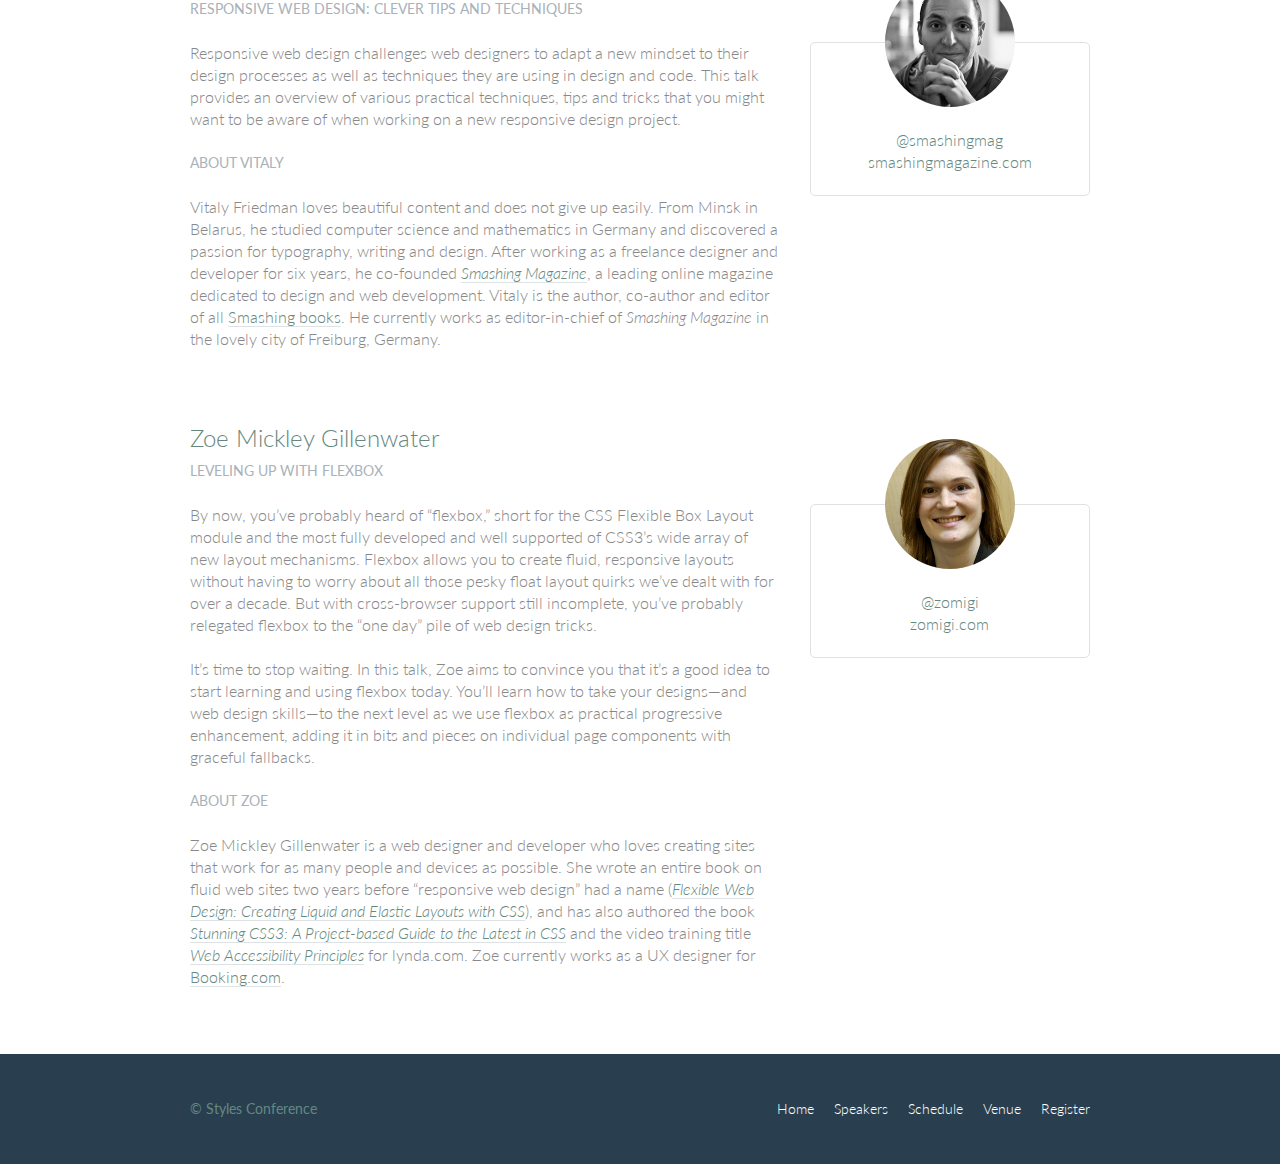
<file: front-end-prep/styles/speakers.html>
<!DOCTYPE html>
<html lang="en">
  <head>
    <meta charset="utf-8">
    <title>Styles Conference | Speakers</title>
    <link rel="stylesheet" href="assets/stylesheets/main.css">
    <link rel="stylesheet" href="http://fonts.googleapis.com/css?family=Lato:100,300,400">
  </head>
  <body>
    <!-- Header -->
    <header class="container group">
      <h1 class="logo">
        <a href="index.html">Styles <br> Conference</a>
      </h1>

      <h3 class="tagline">August 24&ndash;26th &mdash; Chicago, IL</h3>

      <nav class="nav primary-nav">
        <ul>
          <li><a href="index.html">Home</a></li><!--
          --><li><a href="speakers.html">Speakers</a></li><!--
          --><li><a href="schedule.html">Schedule</a></li><!--
          --><li><a href="venue.html">Venue</a></li><!--
          --><li><a href="register.html">Register</a></li>
        </ul>
      </nav>
    </header>

    <!-- Lead -->

    <section class="row-alt">
      <div class="lead container">
        <h1>Speakers</h1>
        <p>We&#8217;re happy to welcome over twenty speakers to present on the industry&#8217;s latest technologies. Prepare for an inspiration extravaganza.</p>
      </div>
    </section>

    <!-- Main Content -->

    <!-- Main content -->

    <section class="row">
      <div class="grid">

        <!-- Aaron Irizarry -->

        <section class="speaker" id="aaron-irizarry">

          <div class="col-2-3">

            <h2>Aaron Irizarry</h2>
            <h5>Designing a Culture of Design</h5>

            <p>Workplace culture doesn&#8217;t start with beanbags, foosball tables, or a beer fridge, and it doesn&#8217;t end with neckties, PCs, or big corporations. It&#8217;s the unwritten rules, behavior, beliefs, and the motivations that enable good work to get done, or it&#8217;s what stifles a workforce. For design to be most effective and for designers to feel valued, we need to work in a culture that embraces design and allows it to succeed.</p>

            <p>In Aaron&#8217;s session he will explore how to recognize the traits of organizations that *get* design, both large and small. He will share what those teams, departments, and companies have that others don&#8217;t, and more importantly, how to begin to change your own workplace&#8217;s culture. Once you&#8217;ve worked within a culture of design it&#8217;s almost impossible to imagine yourself anywhere else.</p>

            <h5>About Aaron</h5>

            <p>Aaron Irizarry is a Senior Product Designer for Nasdaq OMX, a lover of heavy metal, a foodie, and a master of BBQ arts. You can find some of his thoughts and presentations on the conversation surrounding design over at <a href="http://www.discussingdesign.com/">discussingdesign.com</a>.</p>

          </div><!--

          --><aside class="col-1-3">
            <div class="speaker-info">
              <img src="assets/images/speakers/aaron-irizarry.jpg" alt="Aaron Irizarry">
              <ul>
                <li><a href="https://twitter.com/aaroni">@aaroni</a></li>
                <li><a href="http://www.thisisaaronslife.com/">thisisaaronslife.com</a></li>
              </ul>

            </div>
          </aside>

        </section>

        <!-- Adam Connor -->

        <section class="speaker" id="adam-connor">

          <div class="col-2-3">

            <h2>Adam Connor</h2>
            <h5>Lights! Camera! Interaction! Design Inspiration from Filmmakers</h5>

            <p>Films succeed in evoking responses and engaging audiences only with a combination of well-written narrative and effective storytelling technique. It&#8217;s the filmmaker&#8217;s job to put this together. To do so they&#8217;ve developed processes, tools and techniques that allow them to focus attention, emphasize information, foreshadow and produce the many elements that together comprise a well-told story.</p>

            <p>With this workshop, we&#8217;ll revisit the topic of using stories in design and expand on the technical aspects used in film to communicate. We&#8217;ll look at some tools used in film, such as cinematic patterns, beat sheets, and storyboards. We&#8217;ll consider why they&#8217;re used and how we might look to them for inspiration.</p>

            <h5>About Adam</h5>

            <p>Adam Connor is a designer, illustrator and speaker passionate about collaboration, communication, creativity and storytelling. As an Experience Design Director with Mad*Pow, Adam combines 10+ years of experience in interaction and experience design with a background in computer science, film, and animation to create effective and easy-to-use digital products and services. He believes that no matter how utilitarian a tool is, at the core of its creation lies a story; uncovering that story is key to its success. Occasionally, he shares his perspectives on design at <a href="http://adamconnor.com/">adamconnor.com</a> and <a href="http://www.discussingdesign.com/">discussingdesign.com</a>.</p>

          </div><!--

          --><aside class="col-1-3">
            <div class="speaker-info">
              <img src="assets/images/speakers/adam-connor.jpg" alt="Adam Connor">
              <ul>
                <li><a href="https://twitter.com/adamconnor">@adamconnor</a></li>
                <li><a href="http://adamconnor.com/">adamconnor.com</a></li>
              </ul>

            </div>
          </aside>

        </section>

        <!-- AJ Self -->

        <section class="speaker" id="aj-self">

          <div class="col-2-3">

            <h2>AJ Self</h2>
            <h5>(You Should Be) Testing Your JavaScript</h5>

            <p>JavaScript applications frequently utilize battle-tested libraries like jQuery, AngularJS, Backbone.js and more, but how can we be sure that our code is ready for production? This talk will share tips on how writing tests can be written easily and quickly and how to remove buggy code through testing.</p>

            <h5>About AJ</h5>

            <p>AJ is a software engineer specializing in JavaScript working at Belly in Chicago. Lately he has been writing applications with AngularJS and loving it. When not coding he is out loving the outdoors with his dog, Sunshine.</p>

          </div><!--

          --><aside class="col-1-3">
            <div class="speaker-info">
              <img src="assets/images/speakers/aj-self.jpg" alt="AJ Self">
              <ul>
                <li><a href="https://twitter.com/ajself">@ajself</a></li>
                <li><a href="http://www.ajself.com/">ajself.com</a></li>
              </ul>

            </div>
          </aside>

        </section>

        <!-- Arman Ghosh -->

        <section class="speaker" id="arman-ghosh">

          <div class="col-2-3">

            <h2>Arman Ghosh</h2>
            <h5>Designing Deals: How Good Design Drives Sales</h5>

            <p>Perception influences decisions, especially when it comes to selling products and services. Learn why before you even start sales conversations; good, thoughtful design and presentation will define you and your ability to close deals.</p>

            <h5>About Arman</h5>

            <p>Arman is an entrepreneur who has his roots planted in building aggressive sales and revenue-generating teams. Having built out national sales and operations teams in the B2B and consumer spaces, his focus has been driving aggressive growth for technology-based companies. He has an extensive operating background and has built a career disrupting sales processes and approaches with companies doing the same in their respective technology spaces.</p>

          </div><!--

          --><aside class="col-1-3">
            <div class="speaker-info">
              <img src="assets/images/speakers/arman-ghosh.jpg" alt="Arman Ghosh">
              <ul>
                <li><a href="https://twitter.com/armanghosh">@armanghosh</a></li>
              </ul>

            </div>
          </aside>

        </section>

        <!-- Bermon Painter -->

        <section class="speaker" id="bermon-painter">

          <div class="col-2-3">

            <h2>Bermon Painter</h2>
            <h5>Death to Wireframes: Long Live Rapid Prototyping</h5>

            <p>Static wireframes are a drag on the whole design process. Prototyping makes things a little better by allowing you to stitch together static wireframes or mockups while adding basic interactions. Rapid prototyping with HTML, CSS, and JavaScript is even better and faster; it increases collaboration and improves the iteration process. Kill your wireframes. Long live rapid prototyping.</p>

            <h5>About Bermon</h5>

            <p>Bermon is the organizer of various community groups for user experience designers and front-end developers, and the organizer of Blend Conference, a three-day, multi-track event for user experience strategists, designers and developers. He also leads the user experience team for Cardinal Solutions&#8217; Charlotte office, where he consults with large enterprise clients on interesting problems across user experience, design and front-end development.</p>

          </div><!--

          --><aside class="col-1-3">
            <div class="speaker-info">
              <img src="assets/images/speakers/bermon-painter.jpg" alt="Bermon Painter">
              <ul>
                <li><a href="https://twitter.com/bermonpainter">@bermonpainter</a></li>
                <li><a href="http://bermonpainter.com/">bermonpainter.com</a></li>
              </ul>

            </div>
          </aside>

        </section>

        <!-- Brad Smith -->

        <section class="speaker" id="brad-smith">

          <div class="col-2-3">

            <h2>Brad Smith</h2>
            <h5>What Designers and Strategists Can Learn from Dick Fosbury</h5>

            <p>Dick Fosbury is an American track and field athlete who challenged the conventional approach to the high jump with an unorthodox &#8220;back first&#8221; technique that became known as the Fosbury Flop. His innovative approach to a sport that seemed to have reached its limits was ridiculed at first, with sportswriters labeling him &#8220;the world&#8217;s laziest high jumper&#8221; &#8212; but today variations of the Fosbury Flop are used by almost every high jumper.</p>

            <p>We need to challenge conventions, too. Many of the design conventions used in web, mobile and device interfaces have evolved from systems and processes that no longer connect with our audiences&#8217; realities: a floppy disk as a metaphor to &#8220;save&#8221; information, push buttons as control devices and typography standards derived from mechanical typesetting.</p>

            <p>As designers and strategists, we need to think like Dick Fosbury, to deconstruct analogues, and to free ourselves from outdated ideas so that we can develop the new interfaces and interactions of the future.</p>

            <h5>About Brad</h5>

            <p>Brad Smith is executive director for WebVisions, a conference that explores the future of the web. Most recently he launched &#8220;The Institute for Social Good,&#8221; an organization that connects non-profits with volunteers willing to spend a day building awesome web and mobile apps to change the world for the better.</p>

          </div><!--

          --><aside class="col-1-3">
            <div class="speaker-info">
              <img src="assets/images/speakers/brad-smith.jpg" alt="Brad Smith">
              <ul>
                <li><a href="http://www.webvisionsevent.com/">webvisionsevent.com</a></li>
                <li><a href="http://www.instituteforsocialgood.org/">instituteforsocialgood.org</a></li>
              </ul>

            </div>
          </aside>

        </section>

        <!-- Candi Lemoine -->

        <section class="speaker" id="candi-lemoine">

          <div class="col-2-3">

            <h2>Candi Lemoine</h2>
            <h5>Making Remote Development Work</h5>

            <p>It&#8217;s not uncommon for developers and designers to work from home. There are also a few companies that have multiple offices. Working for a business that spans three different time zones, Candi Lemoine will show how you make cross-office collaboration work. She will suggest various helpful tools because constant communication is key.</p>

            <h5>About Candi</h5>

            <p>Candi Lemoine is a User Interface Developer at Dominion Marine Media as well as a Customer Advocate at A Book Apart. Aside from researching about user experience and design patterns, she also loves mentoring college students about the front-end side of the web. She also enjoys participating in hackathons with other co-workers and students.</p>

          </div><!--

          --><aside class="col-1-3">
            <div class="speaker-info">
              <img src="assets/images/speakers/candi-lemoine.jpg" alt="Candi Lemoine">
              <ul>
                <li><a href="https://twitter.com/candicodeit">@candicodeit</a></li>
                <li><a href="http://candicode.it/">candicode.it</a></li>
              </ul>

            </div>
          </aside>

        </section>

        <!-- Carolyn Chandler -->

        <section class="speaker" id="carolyn-chandler">

          <div class="col-2-3">

            <h2>Carolyn Chandler</h2>
            <h5>The Business of Play</h5>

            <p>Play isn&#8217;t just for kids and heavy gamers. Anyone with a Foursquare account knows that &#8211; and the stickiness of a badge and a leaderboard. But a good, playful user experience isn&#8217;t about those surface elements either &#8211; it&#8217;s about creating an environment with well-understood rules, meaningful objectives, and a sense of fun. Whether you&#8217;re trying to encourage people &#8211; or yourself &#8211; to save money or to lose weight, a focus on game mechanics and play could be the trump card you&#8217;re looking for.</p>

            <h5>About Carolyn</h5>

            <p>Carolyn Chandler has been working in the field of User Experience Design for over 14 years. She was an adjunct professor at DePaul University and is the UX Design Instructor at The Starter League, where she first developed her activity-based approach for teaching core design concepts. Carolyn is the co-founder of The School for Digital Craftsmanship and co-author of two books, <cite>A Project Guide to UX Design</cite> and <cite>Adventures in Experience Design</cite>.</p>

          </div><!--

          --><aside class="col-1-3">
            <div class="speaker-info">
              <img src="assets/images/speakers/carolyn-chandler.jpg" alt="Carolyn Chandler">
              <ul>
                <li><a href="https://twitter.com/chanan">@chanan</a></li>
                <li><a href="http://www.dhalo.com/">dhalo.com</a></li>
              </ul>

            </div>
          </aside>

        </section>

        <!-- Chris Mills -->

        <section class="speaker" id="chris-mills">

          <div class="col-2-3">

            <h2>Chris Mills</h2>
            <h5>Heavy Metal Coding</h5>

            <p>In this unconventional talk, Chris Mills will encourage you to pick up some drum sticks in addition to your laptop, and beat out a rhythm of learning &#8211; both of code and drum beats! You&#8217;ll learn basic JavaScript and CSS, plus beginner&#8217;s heavy metal drum patterns. The two are a marriage made in heaven, as nothing is a better antidote to code frustration than beating seven shades of **** out of a drum kit.</p>

            <h5>About Chris</h5>

            <p>Chris Mills is a Senior Tech Writer at Mozilla, where he writes docs and demos about open web apps, Firefox OS and related subjects. He loves tinkering around with HTML, CSS, JavaScript and other web technologies, and gives occasional tech talks at conferences and universities.</p>

          </div><!--

          --><aside class="col-1-3">
            <div class="speaker-info">
              <img src="assets/images/speakers/chris-mills.jpg" alt="Chris Mills">
              <ul>
                <li><a href="https://twitter.com/chrisdavidmills">@chrisdavidmills</a></li>
                <li><a href="https://developer.mozilla.org/">developer.mozilla.org</a></li>
              </ul>

            </div>
          </aside>

        </section>

        <!-- Dan Denney -->

        <section class="speaker" id="dan-denney">

          <div class="col-2-3">

            <h2>Dan Denney</h2>
            <h5>Creating HTML Emails Can Be Fun</h5>

            <p>In this presentation Dan will share techniques on how to send awesome messages using CSS, media queries and everyone&#8217;s favorite HTML element: tables. The fun part comes in the tools available for automation and testing to make it feel less like 1999.</p>

            <h5>About Dan</h5>

            <p>Dan is a front-end dev at Envy Labs, where he works on client projects and Code School. He has been called a &#8220;seriously good copy and paster&#8221; and he puts those skills to use as he spends his days learning, unlearning and relearning how to build things for the web.</p>

          </div><!--

          --><aside class="col-1-3">
            <div class="speaker-info">
              <img src="assets/images/speakers/dan-denney.jpg" alt="Dan Denney">
              <ul>
                <li><a href="https://twitter.com/dandenney">@dandenney</a></li>
                <li><a href="http://dandenney.com/">dandenney.com</a></li>
              </ul>

            </div>
          </aside>

        </section>

        <!-- Darby Frey -->

        <section class="speaker" id="darby-frey">

          <div class="col-2-3">

            <h2>Darby Frey</h2>
            <h5>Building a Mobile Layout</h5>

            <p>Designing for mobile is challenging. With the ever-changing landscape of devices and screen sizes, there is no way to predict every possible canvas we will be designing for. Luckily, there are a few tools at our disposal that allow us to be confident in our designs.</p>

            <p>In this session we will introduce some of these tools and dive into some code to see how they can be used to create designs that look great on any device.</p>

            <h5>About Darby</h5>

            <p>Darby Frey is a software engineer and consultant who has worked on web and mobile applications for many clients including Groupon, Toyota, Paramount Pictures and others. Currently he is working with Belly in Chicago to create the world&#8217;s best customer loyalty platform. He can be found on Twitter at <a href="https://twitter.com/darbyfrey">@darbyfrey</a>.</p>

          </div><!--

          --><aside class="col-1-3">
            <div class="speaker-info">
              <img src="assets/images/speakers/darby-frey.jpg" alt="Darby Frey">
              <ul>
                <li><a href="https://twitter.com/darbyfrey">@darbyfrey</a></li>
                <li><a href="http://darbyfrey.com/">darbyfrey.com</a></li>
              </ul>

            </div>
          </aside>

        </section>

        <!-- Erica Decker -->

        <section class="speaker" id="erica-decker">

          <div class="col-2-3">

            <h2>Erica Decker</h2>
            <h5>What Disney Can Teach You about User Experience Design</h5>

            <p>From the creation of the 1937 film <cite>Snow White and the Seven Dwarves</cite>, to newer animated films such as <cite>The Princess and the Frog</cite>, to the branded &#8220;Wonderful World of Disney&#8221; itself, the Disney empire has been built upon a design ecosystem. Each film, theme park, or cruise shares a holistic view of a perfect world across time and cultures. Within each experience, the same beloved character traits are highlighted, similar visual and animation styles are used, and the same story and musical techniques are leveraged to bring the audience to an emotional place. This helps make the user experience familiar and nostalgic, and lightens the audience&#8217;s cognitive load to promote enjoyment. Join Erica as she highlights Disney&#8217;s user experience techniques and outlines how you can use them to design an ecosystem that will leave behind a lasting legacy, even while waiting in an extremely long line.</p>

            <h5>About Erica</h5>

            <p>Erica Decker is a designer, developer, and speaker with a passion for technology, challenges, and all things design. She believes that fast-paced, iterative, holistic design is the best way to drive product innovation, and can support that belief with a lot of evidence. She has designed engaging digital experiences for Fortune 500 companies, non-profits, and upcoming companies alike, and is currently writing this bio while referring to herself in the third person.</p>

          </div><!--

          --><aside class="col-1-3">
            <div class="speaker-info">
              <img src="assets/images/speakers/erica-decker.jpg" alt="Erica Decker">
              <ul>
                <li><a href="http://ericadecker.com/">ericadecker.com</a></li>
              </ul>

            </div>
          </aside>

        </section>

        <!-- Estelle Weyl -->

        <section class="speaker" id="estelle-weyl">

          <div class="col-2-3">

            <h2>Estelle Weyl</h2>
            <h5>Select This!</h5>

            <p>Pick an element, any element. Style it. Manipulate it. No IDs. No classes. No jQuery necessary. Learn all the new features of selectors in CSS and JavaScript hat enable you to select this DOM node, that DOM node, and even an imaginary DOM node based on attributes, relation to other elements, location in the DOM, or just an element&#8217;s mere existence.</p>

            <h5>About Estelle</h5>

            <p><a href="https://twitter.com/estellevw">Estelle Weyl</a> is an internationally published author (<cite><a href="http://shop.oreilly.com/product/0636920021711.do">Mobile HTML5</a></cite>, <cite><a href="http://shop.oreilly.com/product/0636920018063.do">HTML5: The Definitive Guide</a></cite> and <cite><a href="http://shop.oreilly.com/product/9780980846904.do">HTML5 and CSS3 for the Real World</a></cite>), speaker, trainer, and consultant. Estelle shares esoteric tidbits learned while programming CSS, JavaScript and HTML, provides tutorials and detailed grids of CSS3 and HTML5 browser support at <a href="http://www.standardista.com/">Standardista</a>. Her tutorials and workshops are available on <a href="http://estelle.github.io/">GitHub</a>.</p>

          </div><!--

          --><aside class="col-1-3">
            <div class="speaker-info">
              <img src="assets/images/speakers/estelle-weyl.jpg" alt="Estelle Weyl">
              <ul>
                <li><a href="https://twitter.com/estellevw">@estellevw</a></li>
                <li><a href="http://standardista.com/">standardista.com</a></li>
              </ul>

            </div>
          </aside>

        </section>

        <!-- Jen Myers -->

        <section class="speaker" id="jen-myers">

          <div class="col-2-3">

            <h2>Jen Myers</h2>
            <h5>Teaching Our CSS to Play Nice</h5>

            <p>Talk abstract: As our websites, applications and teams grow larger and more complicated, so does our CSS. Before we know it, we find ourselves no longer with cute little stylesheets, but sprawling, surly teenaged CSS that doesn&#8217;t always play nice with others. We need to learn how to manage and optimize our CSS no matter how large the project or diverse the team. If we start early, we can use best practices and tools to raise full-grown stylesheets any designer or developer would be happy to work with.</p>

            <h5>About Jen</h5>

            <p>Jen Myers is a web designer/developer and part of the instructor team at Dev Bootcamp in Chicago. In 2011, she founded the Columbus, Ohio chapter of Girl Develop It, an organization that provides introductory coding classes aimed at women, and she currently co-leads the Girl Develop It Chicago chapter. She speaks regularly about design, development and diversity, and focuses on finding new ways to make both technology and technology education accessible to everyone.</p>

          </div><!--

          --><aside class="col-1-3">
            <div class="speaker-info">
              <img src="assets/images/speakers/jen-myers.jpg" alt="Jen Myers">
              <ul>
                <li><a href="https://twitter.com/antiheroine">@antiheroine</a></li>
                <li><a href="http://jenmyers.net/">jenmyers.net</a></li>
              </ul>

            </div>
          </aside>

        </section>

        <!-- Jenn Downs -->

        <section class="speaker" id="jenn-downs">

          <div class="col-2-3">

            <h2>Jenn Downs</h2>
            <h5>What&#8217;s Stopping You?</h5>

            <p>Creating in the face of negativity, fear, health problems, and your inner critic can at times feel impossible. Let&#8217;s face our fears together, name these problems and break them down, silence our inner critics, and talk about when it&#8217;s time to take a break or let go of a project for good.</p>

            <h5>About Jenn</h5>

            <p>Jenn Downs swung her way through the jungle at MailChimp from support to tech writing to UX Design Research. After six years she&#8217;s been bitten by the entrepreneurship bug and she is now the Business/Tech Manager for Carpenter Koby Downs in Atlanta. Never one to only do one thing at a time, Jenn is also doing freelance email marketing and UX work on the side.</p>

            <p>Outside of loving the web, Jenn is a songwriter and loves Rock and Roll!</p>

          </div><!--

          --><aside class="col-1-3">
            <div class="speaker-info">
              <img src="assets/images/speakers/jenn-downs.jpg" alt="Jen Downs">
              <ul>
                <li><a href="https://twitter.com/beparticular">@beparticular</a></li>
                <li><a href="http://beparticular.com/">beparticular.com</a></li>
              </ul>

            </div>
          </aside>

        </section>

        <!-- Jennifer Jones -->

        <section class="speaker" id="jennifer-jones">

          <div class="col-2-3">

            <h2>Jennifer Jones</h2>
            <h5>What Designers Can Learn from Parenting</h5>

            <p>That first client meeting may not feel as warm and fulfilling as the first time you hold your newborn child, but consider the similarities.</p>

            <p>You know each other but have never met. As the relationship grows you will have to rely on your experiences and education to gently guide them while allowing flexibility for projects to change and evolve. It&#8217;s not your job to control everything, but if you are successful you will create a well-rounded piece that everyone involved can love.</p>

            <h5>About Jennifer</h5>

            <p>Jennifer Jones is an event coordinator for the WebVisions Conference and also co-authors a blog with her teenage daughter. She and her family live in Portland, Oregon where she balances work, parenting and any other life challenge with honesty, humor and liquor.</p>

          </div><!--

          --><aside class="col-1-3">
            <div class="speaker-info">
              <img src="assets/images/speakers/jennifer-jones.jpg" alt="Jennifer Jones">
              <ul>
                <li><a href="https://twitter.com/Foerocious">@foerocious</a></li>
                <li><a href="http://crampedconversations.com/">crampedconversations.com</a></li>
              </ul>

            </div>
          </aside>

        </section>

        <!-- Leslie Jensen-Inman -->

        <section class="speaker" id="leslie-jensen-inman">

          <div class="col-2-3">

            <h2>Dr. Leslie Jensen-Inman</h2>
            <h5>Designing to Learn</h5>

            <p>We&#8217;ve reached a point where non-designers understand the value of design. This has led to an increase in demand for design talent. In the past, we would have turned to institutions of higher education to help us find new talent; however, today&#8217;s graduates often finish school without the skills they need to thrive in a professional design setting.</p>

            <p>There is a massive gap between what students learn and what industry needs. This skills gap leaves graduates unable to find jobs and hiring companies unable to find talent. How we approach this challenge will affect the continued relevance and value of design.</p>

            <h5>About Leslie</h5>

            <p><a href="http://www.jenseninman.com">Dr. Leslie Jensen-Inman</a> is a designer, speaker, author, and educator. Leslie is co-founder of the user experience design school <a href="http://www.centercentre.com">Center Centre</a>, where she connects industry, education, and community. Creative Director and co-author of <cite>InterACT with Web Standards: A holistic approach to web design</cite>, Leslie has written articles for publications such as <cite>A List Apart</cite>, <cite>The Pastry Box</cite>, <cite>Ladies in Tech</cite>, and <cite>.net Magazine</cite>.</p>

          </div><!--

          --><aside class="col-1-3">
            <div class="speaker-info">
              <img src="assets/images/speakers/leslie-jensen-inman.jpg" alt="Leslie Jensen-Inman">
              <ul>
                <li><a href="https://twitter.com/jenseninman">@jenseninman</a></li>
                <li><a href="http://unicorninstitute.com/">unicorninstitute.com</a></li>
              </ul>

            </div>
          </aside>

        </section>

        <!-- Maya Bruck -->

        <section class="speaker" id="maya-bruck">

          <div class="col-2-3">

            <h2>Maya Bruck</h2>
            <h5>So You Want to Be a Unicorn</h5>

            <p>They&#8217;re elusive, those rare beings who do front-end development, visual design, project management, UX, content strategy, and are whizzes at user research. In an industry that&#8217;s constantly changing and evolving, there are both benefits and drawbacks to being a generalist. We&#8217;ll walk through strategies to fill gaps in your skill set while working a full-time job, and collaborative tools and techniques you can use while you quest to learn it all.</p>

            <h5>About Maya</h5>

            <p>Maya Bruck is Creative Director at Pixo, a growing, employee-run digital consulting agency, where she guides clients through identity crisis to a meaningful, impactful web presence. In addition to conducting client therapy, she also designs websites and applications that are both beautiful and organization changing.</p>

            <p>A passion for collaboration and community led her to co-found the Champaign-Urbana Design Organization (CUDO) in 2008, and through CUDO she has cultivated a vibrant design culture in the community. She speaks regularly about design and client management and is overcoming her fear of learning JavaScript.</p>

          </div><!--

          --><aside class="col-1-3">
            <div class="speaker-info">
              <img src="assets/images/speakers/maya-bruck.jpg" alt="Maya Bruck">
              <ul>
                <li><a href="https://twitter.com/mayabruck">@mayabruck</a></li>
                <li><a href="http://pixotech.com/">pixotech.com</a></li>
              </ul>

            </div>
          </aside>

        </section>

        <!-- Russ Unger -->

        <section class="speaker" id="russ-unger">

          <div class="col-2-3">

            <h2>Russ Unger</h2>
            <h5>From Muppets to Mastery: Core UX Principles from Mr. Jim Henson</h5>

            <p>Jim Henson started working as a puppeteer in 1954, a fair 40-50 years before many of us even considered User Experience as a career. He did, however, take it upon himself to apply many of the core principles that UX Designers are falling love with today (or are at least using as part of our everyday lives). Hang out for a quick dive into the life of Jim Henson, with a view into his work from the perspective of how it pertains to what it is we&#8217;re doing today, that promises to even leave Waldorf and Statler happy.</p>

            <h5>About Russ</h5>

            <p>Russ Unger is an Experience Design Director for GE Capital, Americas, where he leads teams and projects in design and research. He is co-author of the books <cite><a href="http://projectuxd.com/">A Project Guide to UX Design</a></cite>, <cite><a href="http://www.designingtheconversation.com/">Designing the Conversation</a></cite>, and <cite><a href="http://speakercampbook.com/">Speaker Camp</a></cite> for New Riders (Voices That Matter). Russ is also working on a book on guerrilla design and research methods that is due out, well, sometime.</p>

            <p>Russ is co-founder of ChicagoCamps, which hosts low-cost, high-value technology events in the Chicago area, and he is also on the Advisory Board for the Department of Web Design and Development at Harrington College of Design. Russ has two daughters who both draw better than he does and are currently beginning to surpass his limited abilities in coding.</p>

          </div><!--

          --><aside class="col-1-3">
            <div class="speaker-info">
              <img src="assets/images/speakers/russ-unger.jpg" alt="Russ Unger">
              <ul>
                <li><a href="https://twitter.com/russu">@russu</a></li>
                <li><a href="http://www.userglue.com/">userglue.com</a></li>
              </ul>

            </div>
          </aside>

        </section>

        <!-- Shay Howe -->

        <section class="speaker" id="shay-howe">

          <div class="col-2-3">

            <h2>Shay Howe</h2>
            <h5>Less Is More: How Constraints Cultivate Growth</h5>

            <p>By setting constraints, we force ourselves to be more productive. They help us make decisions, creating focus around the problem we are trying to solve. They improve our consistency, which provides a better experience for our users. And they help us grow, a valuable asset in times of innovation.</p>

            <h5>About Shay</h5>

            <p>As a designer and front-end developer, Shay Howe has a passion for solving problems while building creative and intuitive products. Shay specializes in product design and interface development, specialties which he regularly writes and speaks about.</p>

          </div><!--

          --><aside class="col-1-3">
            <div class="speaker-info">
              <img src="assets/images/speakers/shay-howe.jpg" alt="Shay Howe">
              <ul>
                <li><a href="https://twitter.com/shayhowe">@shayhowe</a></li>
                <li><a href="http://learn.shayhowe.com/">learn.shayhowe.com</a></li>
              </ul>

            </div>
          </aside>

        </section>

        <!-- Tessa Harmon -->

        <section class="speaker" id="tessa-harmon">

          <div class="col-2-3">

            <h2>Tessa Harmon</h2>
            <h5>Crafty Coding: Generating Knitting Patterns</h5>

            <p>Garment design doesn&#8217;t have to be intimidating. Learn the math behind knitting a sweater and program a fully customizable pattern generator in NodeJS. You will leave with your own unique pattern app to share with the world! Basic programming and knitting skills are recommended for this workshop.</p>

            <h5>About Tessa</h5>

            <p>Tessa Harmon is a full-stack web developer at <a href="http://www.skookum.com/">Skookum Digital Works</a> in Charlotte, North Carolina. JavaScript and Ruby are her favorite languages. She&#8217;s been knitting for nearly as long as she&#8217;s been programming and is surprised it took her <em>this</em> long to consider mixing the two.</p>

          </div><!--

          --><aside class="col-1-3">
            <div class="speaker-info">
              <img src="assets/images/speakers/tessa-harmon.jpg" alt="Tessa Harmon">
              <ul>
                <li><a href="https://twitter.com/tessaharmon">@tessaharmon</a></li>
                <li><a href="http://tessaharmon.com/">tessaharmon.com</a></li>
              </ul>

            </div>
          </aside>

        </section>

        <!-- Victoria Pater -->

        <section class="speaker" id="victoria-pater">

          <div class="col-2-3">

            <h2>Victoria Pater</h2>
            <h5>Excellent Tacos Are Not Created in a Vacuum</h5>

            <p>From harmony and form to balance and hierarchy, we&#8217;ll be covering the 7 Principles of Successful Tacos. This traditional Mexican dish paired with margaritas will help get the creative juices flowing! We&#8217;ll combine a variety of shells, fillings, and garnishes while discussing methods for achieving award-winning flavors. You&#8217;ll master the art of shape and proportion while also gaining uncommon knowledge about tacodillas. If tacos are your passion, please come hungry.</p>

            <h5>About Victoria</h5>

            <p>Victoria is a <a href="http://www.modest.com/">Modest</a> UX Designer in Chicago. She focuses on making mobile commerce better for everyone. As a co-founder of <a href="http://quitestrong.com/">Quite Strong</a>, a female collaborative, she is a dedicated advocate for diversity in the design and tech fields. When asked what three things should could not live without she replied, &#8220;tacos, travel, and emojis&#8221; &#8230;obviously.</p>

          </div><!--

          --><aside class="col-1-3">
            <div class="speaker-info">
              <img src="assets/images/speakers/victoria-pater.jpg" alt="Victoria Pater">
              <ul>
                <li><a href="https://twitter.com/typeis4lovers">@typeis4lovers</a></li>
                <li><a href="http://victoriapater.com/">victoriapater.com</a></li>
              </ul>

            </div>
          </aside>

        </section>

        <!-- Vitaly Friedman -->

        <section class="speaker" id="vitaly-friedman">

          <div class="col-2-3">

            <h2>Vitaly Friedman</h2>
            <h5>Responsive Web Design: Clever Tips and Techniques</h5>

            <p>Responsive web design challenges web designers to adapt a new mindset to their design processes as well as techniques they are using in design and code. This talk provides an overview of various practical techniques, tips and tricks that you might want to be aware of when working on a new responsive design project.</p>

            <h5>About Vitaly</h5>

            <p>Vitaly Friedman loves beautiful content and does not give up easily. From Minsk in Belarus, he studied computer science and mathematics in Germany and discovered a passion for typography, writing and design. After working as a freelance designer and developer for six years, he co-founded <cite><a href="http://smashingmagazine.com/">Smashing Magazine</a></cite>, a leading online magazine dedicated to design and web development. Vitaly is the author, co-author and editor of all <a href="https://shop.smashingmagazine.com">Smashing books</a>. He currently works as editor-in-chief of <cite>Smashing Magazine</cite> in the lovely city of Freiburg, Germany.</p>

          </div><!--

          --><aside class="col-1-3">
            <div class="speaker-info">
              <img src="assets/images/speakers/vitaly-friedman.jpg" alt="Vitaly Friedman">
              <ul>
                <li><a href="https://twitter.com/smashingmag">@smashingmag</a></li>
                <li><a href="http://smashingmagazine.com/">smashingmagazine.com</a></li>
              </ul>

            </div>
          </aside>

        </section>

        <!-- Zoe Mickley Gillenwater -->

        <section id="zoe-mickley-gillenwater">

          <div class="col-2-3">

            <h2>Zoe Mickley Gillenwater</h2>
            <h5>Leveling Up with Flexbox</h5>

            <p>By now, you&#8217;ve probably heard of &#8220;flexbox,&#8221; short for the CSS Flexible Box Layout module and the most fully developed and well supported of CSS3&#8217;s wide array of new layout mechanisms. Flexbox allows you to create fluid, responsive layouts without having to worry about all those pesky float layout quirks we&#8217;ve dealt with for over a decade. But with cross-browser support still incomplete, you&#8217;ve probably relegated flexbox to the &#8220;one day&#8221; pile of web design tricks.</p>

            <p>It&#8217;s time to stop waiting. In this talk, Zoe aims to convince you that it&#8217;s a good idea to start learning and using flexbox today. You&#8217;ll learn how to take your designs—and web design skills—to the next level as we use flexbox as practical progressive enhancement, adding it in bits and pieces on individual page components with graceful fallbacks.</p>

            <h5>About Zoe</h5>

            <p>Zoe Mickley Gillenwater is a web designer and developer who loves creating sites that work for as many people and devices as possible. She wrote an entire book on fluid web sites two years before &#8220;responsive web design&#8221; had a name (<cite><a href="http://www.flexiblewebbook.com/">Flexible Web Design: Creating Liquid and Elastic Layouts with CSS</a></cite>), and has also authored the book <cite><a href="http://www.stunningcss3.com/">Stunning CSS3: A Project-based Guide to the Latest in CSS</a></cite> and the video training title <cite><a href="http://zomigi.com/publications/#pub-accessibility">Web Accessibility Principles</a></cite> for lynda.com. Zoe currently works as a UX designer for <a href="http://www.booking.com/">Booking.com</a>.</p>

          </div><!--

          --><aside class="col-1-3">
            <div class="speaker-info">
              <img src="assets/images/speakers/zoe-mickley-gillenwater.jpg" alt="Zoe Mickley-Gillenwater">
              <ul>
                <li><a href="https://twitter.com/zomigi">@zomigi</a></li>
                <li><a href="http://zomigi.com/">zomigi.com</a></li>
              </ul>

            </div>
          </aside>

        </section>

      </div>
    </section>

    <!-- footer -->
    <footer class="primary-footer container group">

      <small>&copy; Styles Conference</small>

      <nav class="nav">
        <ul>
          <li><a href="index.html">Home</a></li><!--
          --><li><a href="speakers.html">Speakers</a></li><!--
          --><li><a href="schedule.html">Schedule</a></li><!--
          --><li><a href="venue.html">Venue</a></li><!--
          --><li><a href="register.html">Register</a></li>
        </ul>
      </nav>

    </footer>
  </body>
</html>
</file>
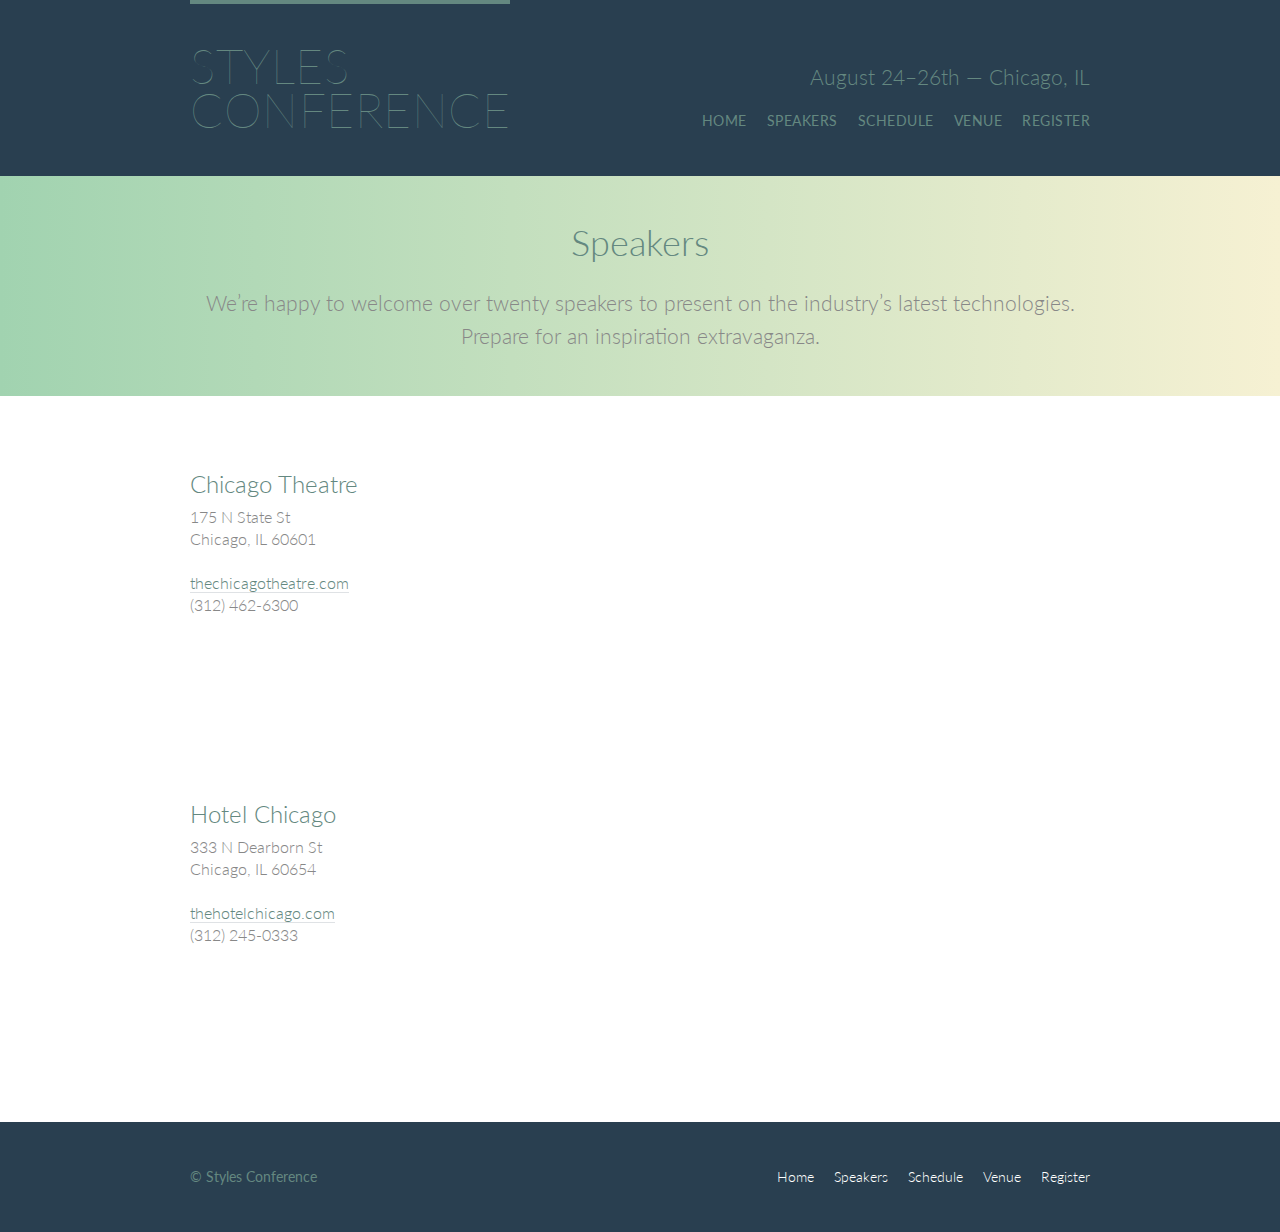
<file: front-end-prep/styles/venue.html>
<!DOCTYPE html>
<html lang="en">
  <head>
    <meta charset="utf-8">
    <title>Styles Conference | Venue</title>
    <link rel="stylesheet" href="assets/stylesheets/main.css">
    <link rel="stylesheet" href="http://fonts.googleapis.com/css?family=Lato:100,300,400">
  </head>
  <body>
    <!-- Header -->
    <header class="container group">
      <h1 class="logo">
        <a href="index.html">Styles <br> Conference</a>
      </h1>

      <h3 class="tagline">August 24&ndash;26th &mdash; Chicago, IL</h3>

      <nav class="nav primary-nav">
        <ul>
          <li><a href="index.html">Home</a></li><!--
          --><li><a href="speakers.html">Speakers</a></li><!--
          --><li><a href="schedule.html">Schedule</a></li><!--
          --><li><a href="venue.html">Venue</a></li><!--
          --><li><a href="register.html">Register</a></li>
        </ul>
      </nav>
    </header>

    <!-- Lead -->

    <section class="row-alt">
      <div class="lead container">
        <h1>Speakers</h1>
        <p>We&#8217;re happy to welcome over twenty speakers to present on the industry&#8217;s latest technologies. Prepare for an inspiration extravaganza.</p>
      </div>
    </section>

    <!-- Main -->
    <section class="row">
      <div class="grid">
        <section class="venue-theatre">
          <div class="col-1-3">
            <h2>Chicago Theatre</h2>
            <p>175 N State St <br> Chicago, IL 60601</p>
            <p><a href="http://www.thechicagotheatre.com/">thechicagotheatre.com</a> <br> (312) 462-6300</p>
          </div><!--

      --><iframe class="venue-map col-2-3" src="https://www.google.com/maps/embed?pb=!1m5!3m3!1m2!1s0x880e2ca55810a493%3A0x4700ddf60fcbfad6!2schicago+theatre!5e0!3m2!1sen!2sus!4v1388701393606">
          </iframe>
        </section>

        <section class="venue-hotel">
          <div class="col-1-3">
            <h2>Hotel Chicago</h2>
            <p>333 N Dearborn St <br> Chicago, IL 60654</p>
            <p><a href="http://www.thehotelchicago.com/">thehotelchicago.com</a> <br> (312) 245-0333</p>
          </div><!--

      --><iframe class="venue-map col-2-3" src="https://www.google.com/maps/embed?pb=!1m18!1m12!1m3!1d2970.2002705553778!2d-87.63106750653684!3d41.88854986359304!2m3!1f0!2f0!3f0!3m2!1i1024!2i768!4f13.1!3m3!1m2!1s0x880e2cb1da049173%3A0xa5c91d255a775f0b!2sHotel+Chicago+Downtown%2C+Autograph+Collection!5e0!3m2!1sen!2suk!4v1456866926517">
          </iframe>
        </section>

      </div>
    </section>

    <!-- footer -->
    <footer class="primary-footer container group">

      <small>&copy; Styles Conference</small>

      <nav class="nav">
        <ul>
          <li><a href="index.html">Home</a></li><!--
          --><li><a href="speakers.html">Speakers</a></li><!--
          --><li><a href="schedule.html">Schedule</a></li><!--
          --><li><a href="venue.html">Venue</a></li><!--
          --><li><a href="register.html">Register</a></li>
        </ul>
      </nav>

    </footer>
  </body>
</html>
</file>
<file: front-end-prep/styles/assets/stylesheets/main.css>
/* http://meyerweb.com/eric/tools/css/reset/
   v2.0 | 20110126
   License: none (public domain)
*/

html, body, div, span, applet, object, iframe,
h1, h2, h3, h4, h5, h6, p, blockquote, pre,
a, abbr, acronym, address, big, cite, code,
del, dfn, em, img, ins, kbd, q, s, samp,
small, strike, strong, sub, sup, tt, var,
b, u, i, center,
dl, dt, dd, ol, ul, li,
fieldset, form, label, legend,
table, caption, tbody, tfoot, thead, tr, th, td,
article, aside, canvas, details, embed,
figure, figcaption, footer, header, hgroup,
menu, nav, output, ruby, section, summary,
time, mark, audio, video {
  margin: 0;
  padding: 0;
  border: 0;
  font-size: 100%;
  font: inherit;
  vertical-align: baseline;
}
/* HTML5 display-role reset for older browsers */
article, aside, details, figcaption, figure,
footer, header, hgroup, menu, nav, section {
  display: block;
}
body {
  line-height: 1;
}
ol, ul {
  list-style: none;
}
blockquote, q {
  quotes: none;
}
blockquote:before, blockquote:after,
q:before, q:after {
  content: '';
  content: none;
}
table {
  border-collapse: collapse;
  border-spacing: 0;
}

/*
  ========================================
  Custom styles
  ========================================
*/

body {
  background: #293f50;
  color: #888;
  font: 300 16px/22px "Lato", "Open Sans", "Helvetica Neue", Helvetica, Arial, sans-serif;
}

/*
  ========================================
  Grid
  ========================================
*/

*,
*:before,
*:after {
  -webkit-box-sizing: border-box;
     -moz-box-sizing: border-box;
          box-sizing: border-box;
}
.container,
.grid {
  margin: 0 auto;
  width: 960px;
}
.container {
  padding-left: 30px;
  padding-right: 30px;
}
.grid,
.col-1-3,
.col-2-3 {
  padding-left: 15px;
  padding-right: 15px;
}
.col-1-3,
.col-2-3  {
  display: inline-block;
  vertical-align: top;
}
.col-1-3 {
  width: 33.33%;
}
.col-2-3 {
  width: 66.66%;
}

/*
  ========================================
  Clearfix
  ========================================
*/

.group:before,
.group:after {
  content: "";
  display: table;
}
.group:after {
  clear: both;
}
.group {
  clear: both;
  *zoom: 1;
}

/*
  ========================================
  Rows
  ========================================
*/

.row,
.row-alt {
  min-width: 960px;
}

.row {
  background: #fff;
  padding: 66px 0 44px 0;
}

.row-alt {
   background: #cbe2c1;
   background: -webkit-linear-gradient(to right, #a1d3b0, #f6f1d3);
   background: -moz-linear-gradient(to right, #a1d3b0, #f6f1d3);
   background: linear-gradient(to right, #a1d3b0, #f6f1d3);
   padding: 44px 0 22px 0;
 }

/*
  ========================================
  Typography
  ========================================
*/

h1, h2, h3, h4 {
  color: #648880;
}
h1, h3, h4, h5, p {
  margin-bottom: 22px;
}
h1 {
  font-size: 36px;
  line-height: 44px;
}
h2 {
  font-size: 24px;
  line-height: 44px;
}
h3 {
  font-size: 21px;
}
h4 {
  font-size: 18px;
}
h5 {
  color: #a9b2b9;
  font-size: 14px;
  font-weight: 400;
  text-transform: uppercase;
}
strong {
  font-weight: 400;
}
cite,
em {
  font-style: italic;
}

/*
  ========================================
  Leads
  ========================================
*/

.lead {
  text-align: center;
}
.lead p {
  font-size: 21px;
  line-height: 33px;
}

/*
  ========================================
  Links
  ========================================
*/

a {
  color: #648880;
  text-decoration: none;
}
a:hover {
  color: #a9b2b9;
}
p a {
  border-bottom: 1px solid #dfe2e5;
}

.primary-header a,
.primary-footer a {
  color: #fff;
}
.primary-header a:hover,
.primary-footer a:hover {
  color: #648880;
}

/*
  ========================================
  Buttons
  ========================================
*/

.btn {
  border-radius: 5px;
  color: #fff;
  cursor: pointer;
  display: inline-block;
  font-weight: 400;
  letter-spacing: .5px;
  margin: 0;
  text-transform: uppercase;
}

.btn-alt {
  border: 1px solid #fff;
  padding: 10px 30px;
}

.btn-alt:hover {
  background: #fff;
  color: #648880;
}

.btn-default {
  border: 0;
  background: #648880;
  padding: 11px 30px;
  font-size: 14px;
}

.btn-default:hover {
  background: #77a198;
}

/*
  ========================================
  Primary header
  ========================================
*/

.logo {
  border-top: 4px solid #648880;
  float: left;
  font-size: 48px;
  font-weight: 100;
  letter-spacing: .5px;
  line-height: 44px;
  padding: 40px 0 22px 0;
  text-transform: uppercase;
}
.tagline {
  margin: 66px 0 22px 0;
  text-align: right;
}
.primary-nav {
  font-size: 14px;
  font-weight: 400;
  letter-spacing: .5px;
  text-transform: uppercase;
}

/*
  ========================================
  Primary footer
  ========================================
*/

.primary-footer {
  color: #648880;
  font-size: 14px;
  padding-bottom: 44px;
  padding-top: 44px;
}
.primary-footer small {
  float: left;
  font-weight: 400;
}

/*
  ========================================
  Navigation
  ========================================
*/

.nav {
  text-align: right;
}

.nav li {
  display: inline-block;
  margin: 0 10px;
  vertical-align: top;
}
.nav li:last-child {
  margin-right: 0;
}


/*
  ========================================
  Home
  ========================================
*/

.hero {
  color: #fff;
  line-height: 44px;
  padding: 22px 80px 66px 80px;
  text-align: center;
}

.hero h2 {
  font-size: 36px;
}

.hero p {
  font-size: 24px;
  font-weight: 100;
}

.teaser img {
  border-radius: 5px;
  display: block;
  margin-bottom: 22px;
  max-width: 100%
}

.teaser a:hover h3 {
  color: #a9b2b9;
}

/*
  ========================================
  Speakers
  ========================================
*/

.speaker {
  margin-bottom: 44px;
}

.speaker-info {
  border: 1px solid #dfe2e5;
  border-radius: 5px;
  margin-top: 88px;
  padding-bottom: 22px;
  text-align: center;
}

.speaker-info img {
  border-radius: 50%;
  height: 130px;
  margin: -66px 0 22px 0;
  vertical-align: top;
}

/*
  ========================================
  Venue
  ========================================
*/

.venue-theatre {
  margin-bottom: 66px;
}

.venue-hotel {
  margin-bottom: 22px;
}

.venue-map {
  height: 264px;
}

/*
  ========================================
  Register
  ========================================
*/

.why-attend {
  list-style: square;
  margin: 0 0 22px 30px;
}

form {
  margin-bottom: 22px;
}

input,
select,
textarea {
  font: 300 16px/22px "Lato", "Open Sans", "Helvetica Neue", Helvetica, Arial, sans-serif;
}

.register-group label {
  color: #648880;
  cursor: pointer;
  font-weight: 400;
}

.register-group input,
.register-group select,
.register-group textarea {
  border: 1px solid #c6c9cc;
  border-radius: 5px;
  color: #888;
  display: block;
  margin: 5px 0 27px 0;
  padding: 5px 8px;
}

.register-group input,
.register-group textarea {
  width: 100%;
}

.register-group select {
  height: 34px;
  width: 60px;
}

.register-group textarea {
  height: 78px;
}

/*
  ========================================
  Schedule
  ========================================
*/

table {
  margin-bottom: 44px;
  width: 100%;
}
table:last-child {
  margin-bottom: 0;
}

th,
td {
  padding-bottom: 22px;
  vertical-align: top;
}

th {
  padding-right: 45px;
  text-align: right;
  width: 20%;
}

td {
  width: 40%;
}

thead {
  line-height: 44px;
}

thead th {
  color: #648880;
  font-size: 24px;
}

tbody th {
  color: #a9b2b9;
  font-size: 14px;
  font-weight: 400;
  padding-top: 22px;
  text-transform: uppercase;
}

tbody td {
  border-top: 1px solid #dfe2e5;
  padding-top: 21px;
}

tbody td:first-of-type {
  padding-right: 15px;
}

tbody td:last-of-type {
  padding-left: 15px;
}

tbody td:only-of-type {
  padding-left: 0;
  padding-right: 0;
}

table a {
  color: #888;
}

table h4 {
  margin-bottom: 0;
}

.schedule-offset {
  color: #a9b2b9;
}
</file>
